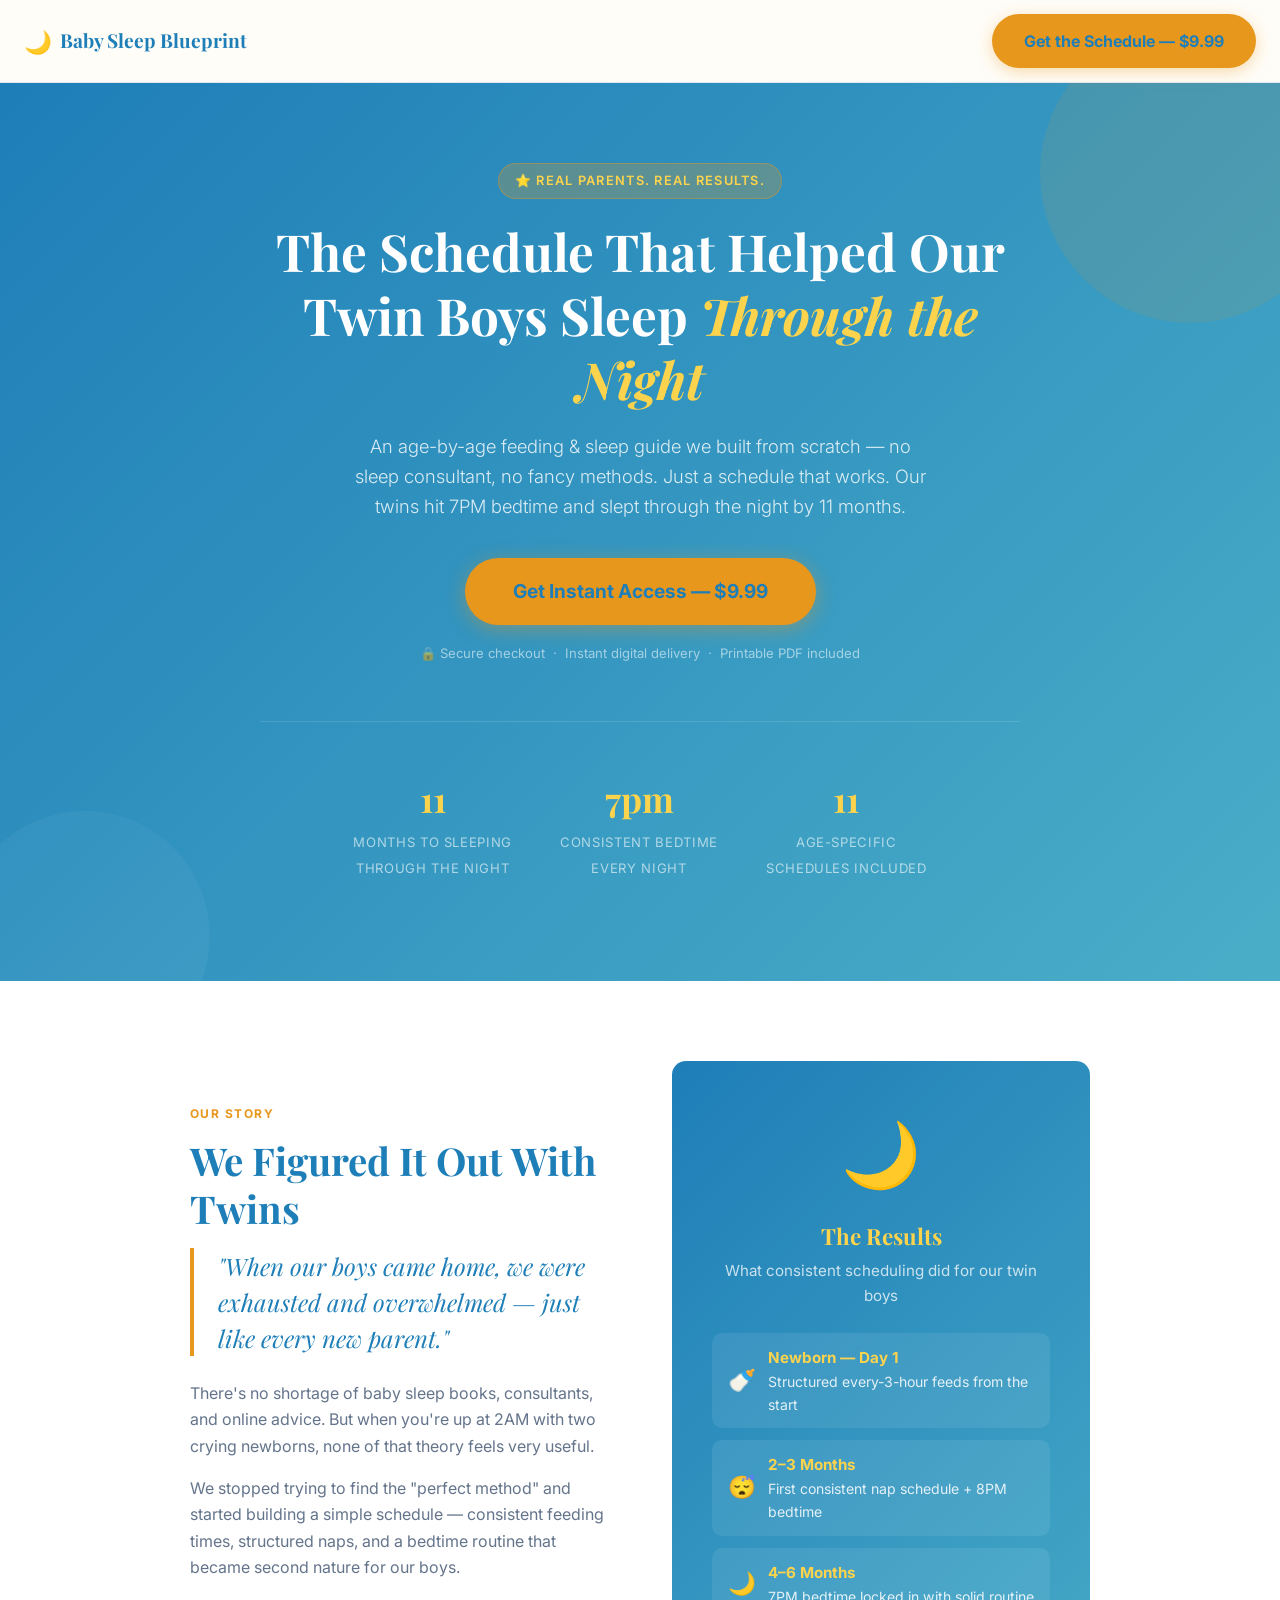
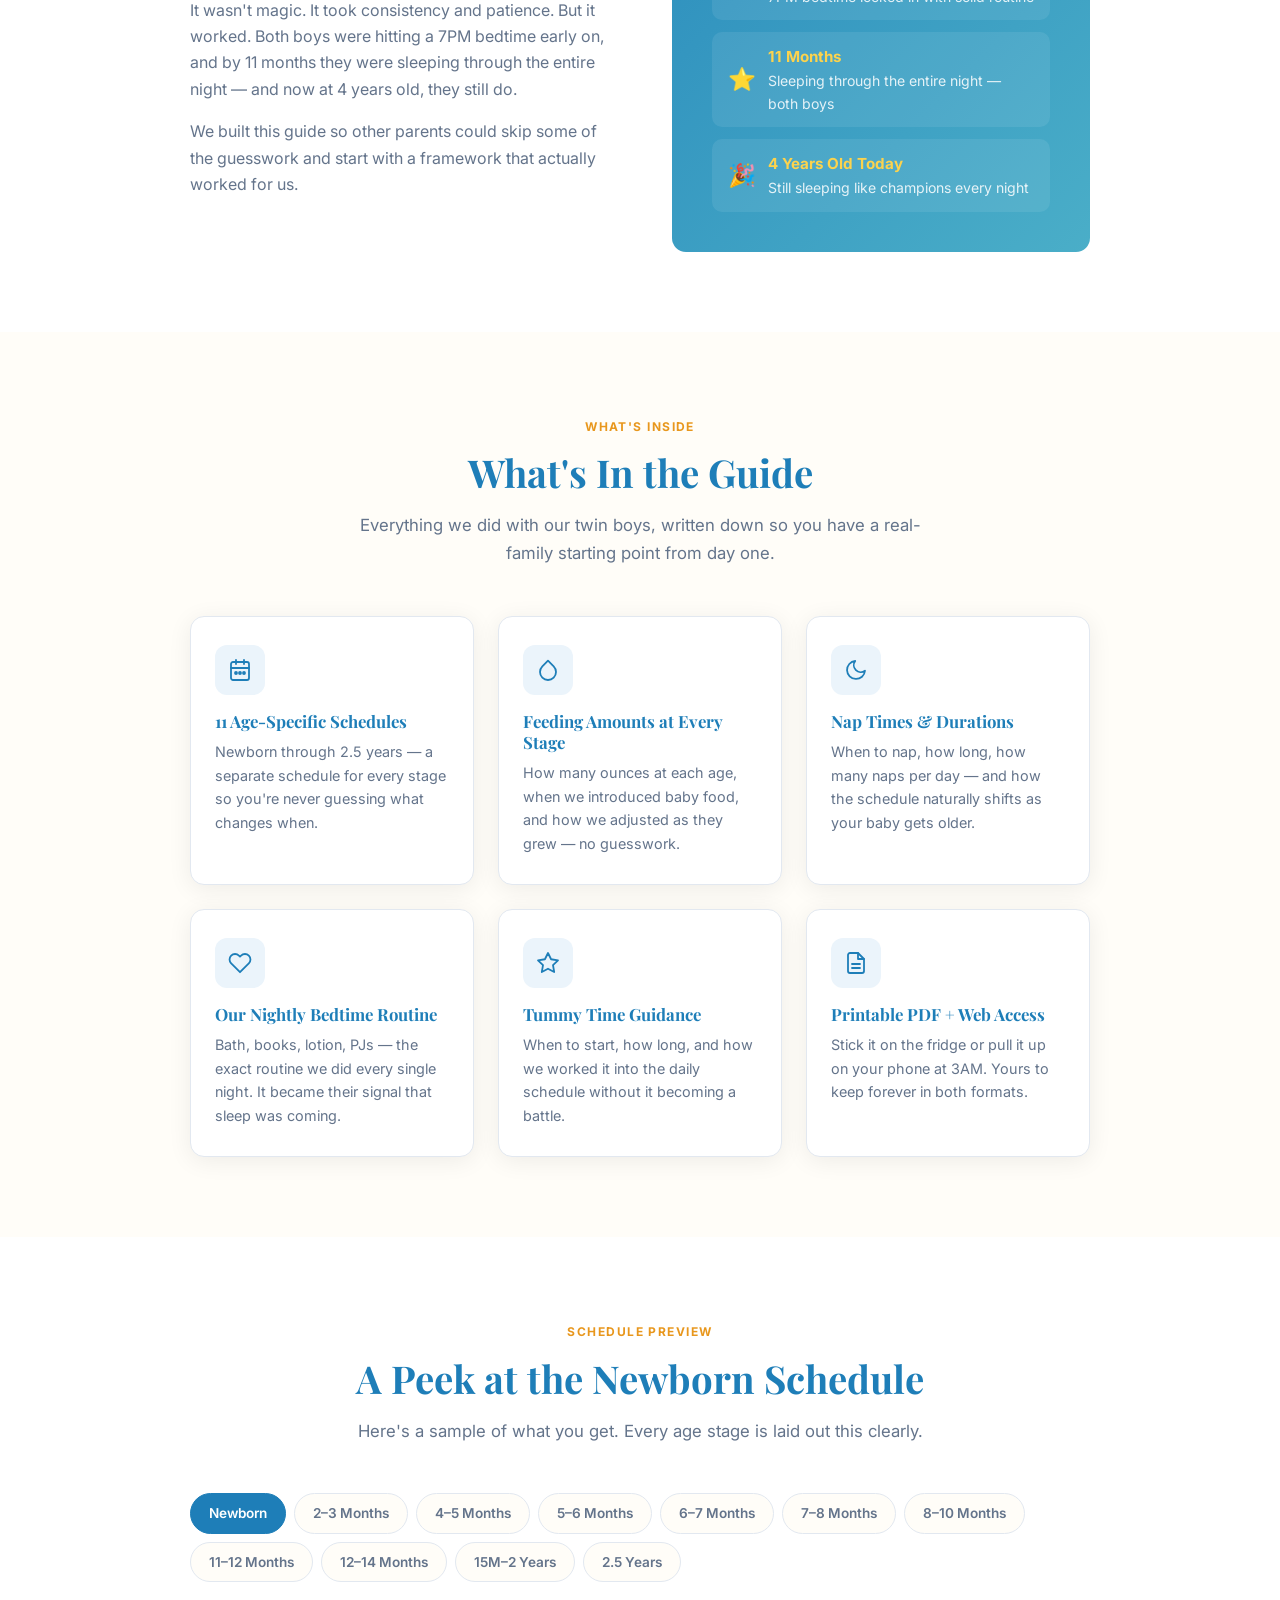
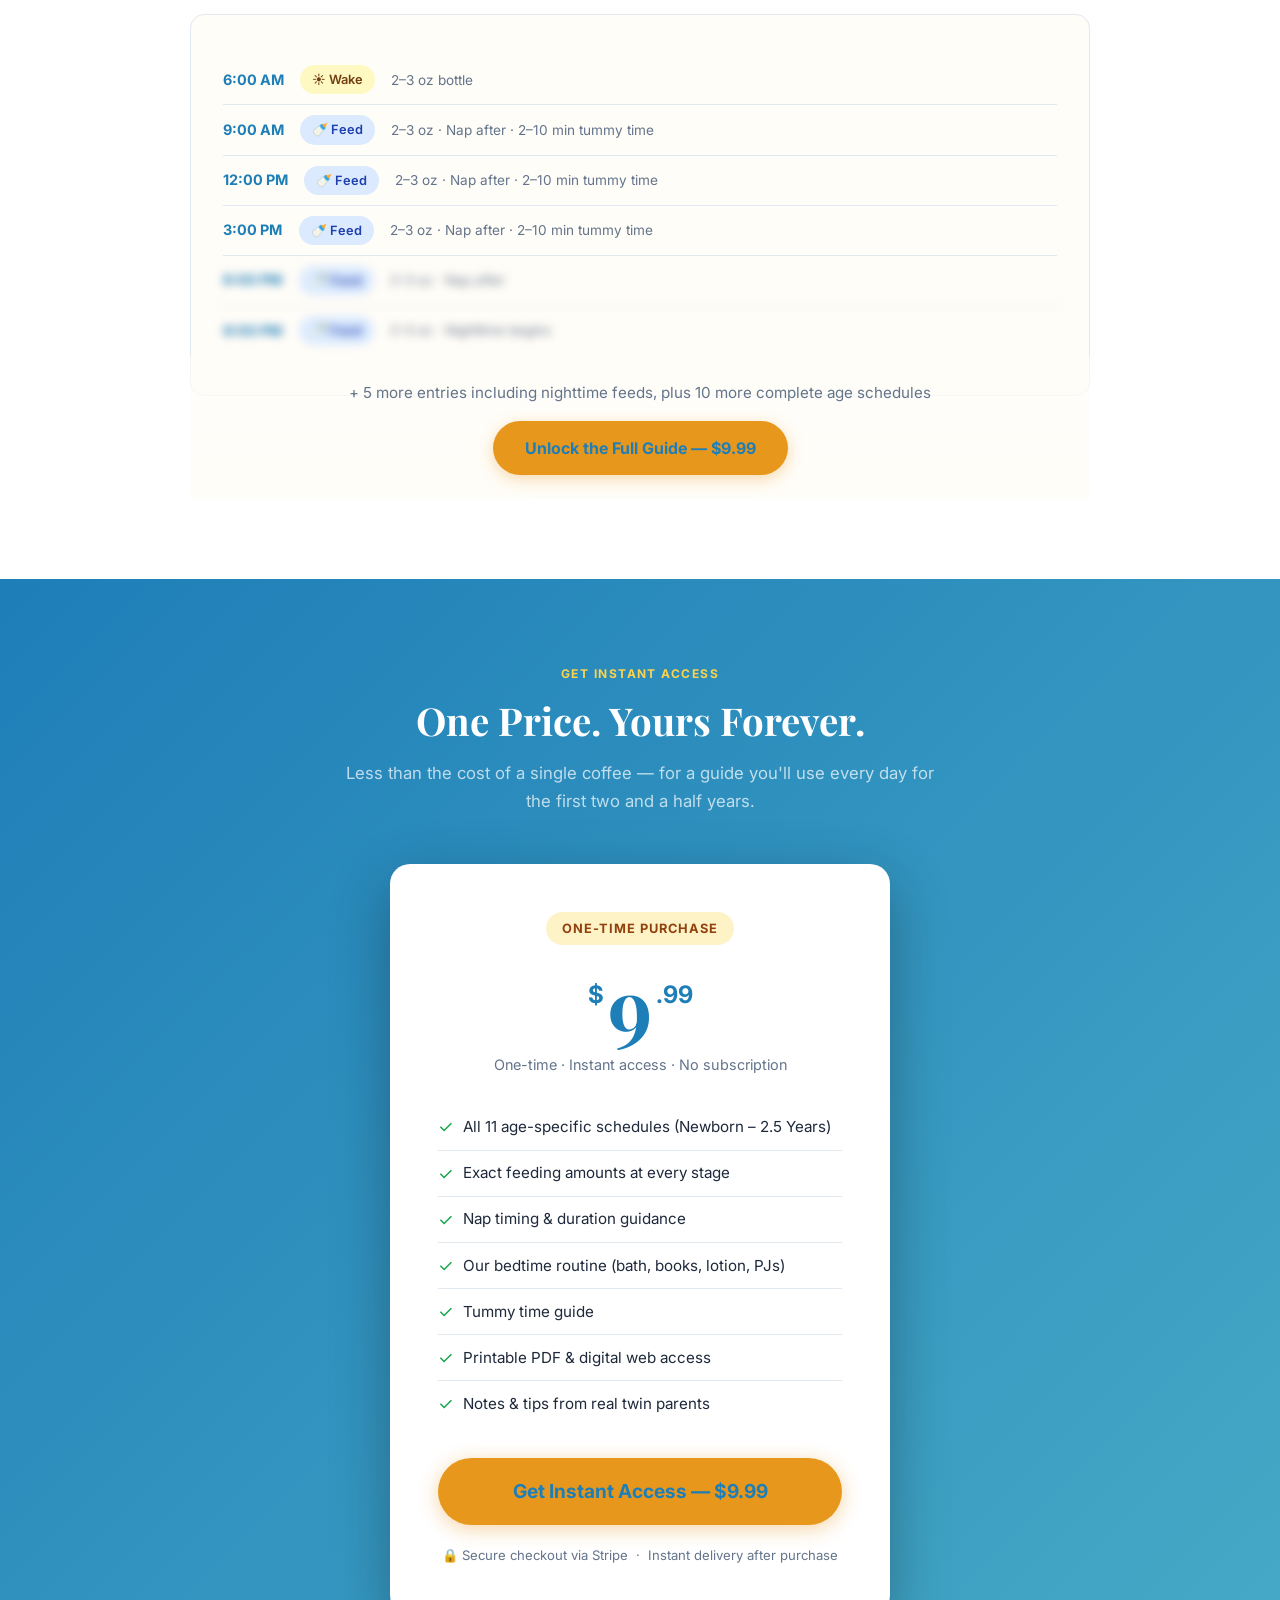
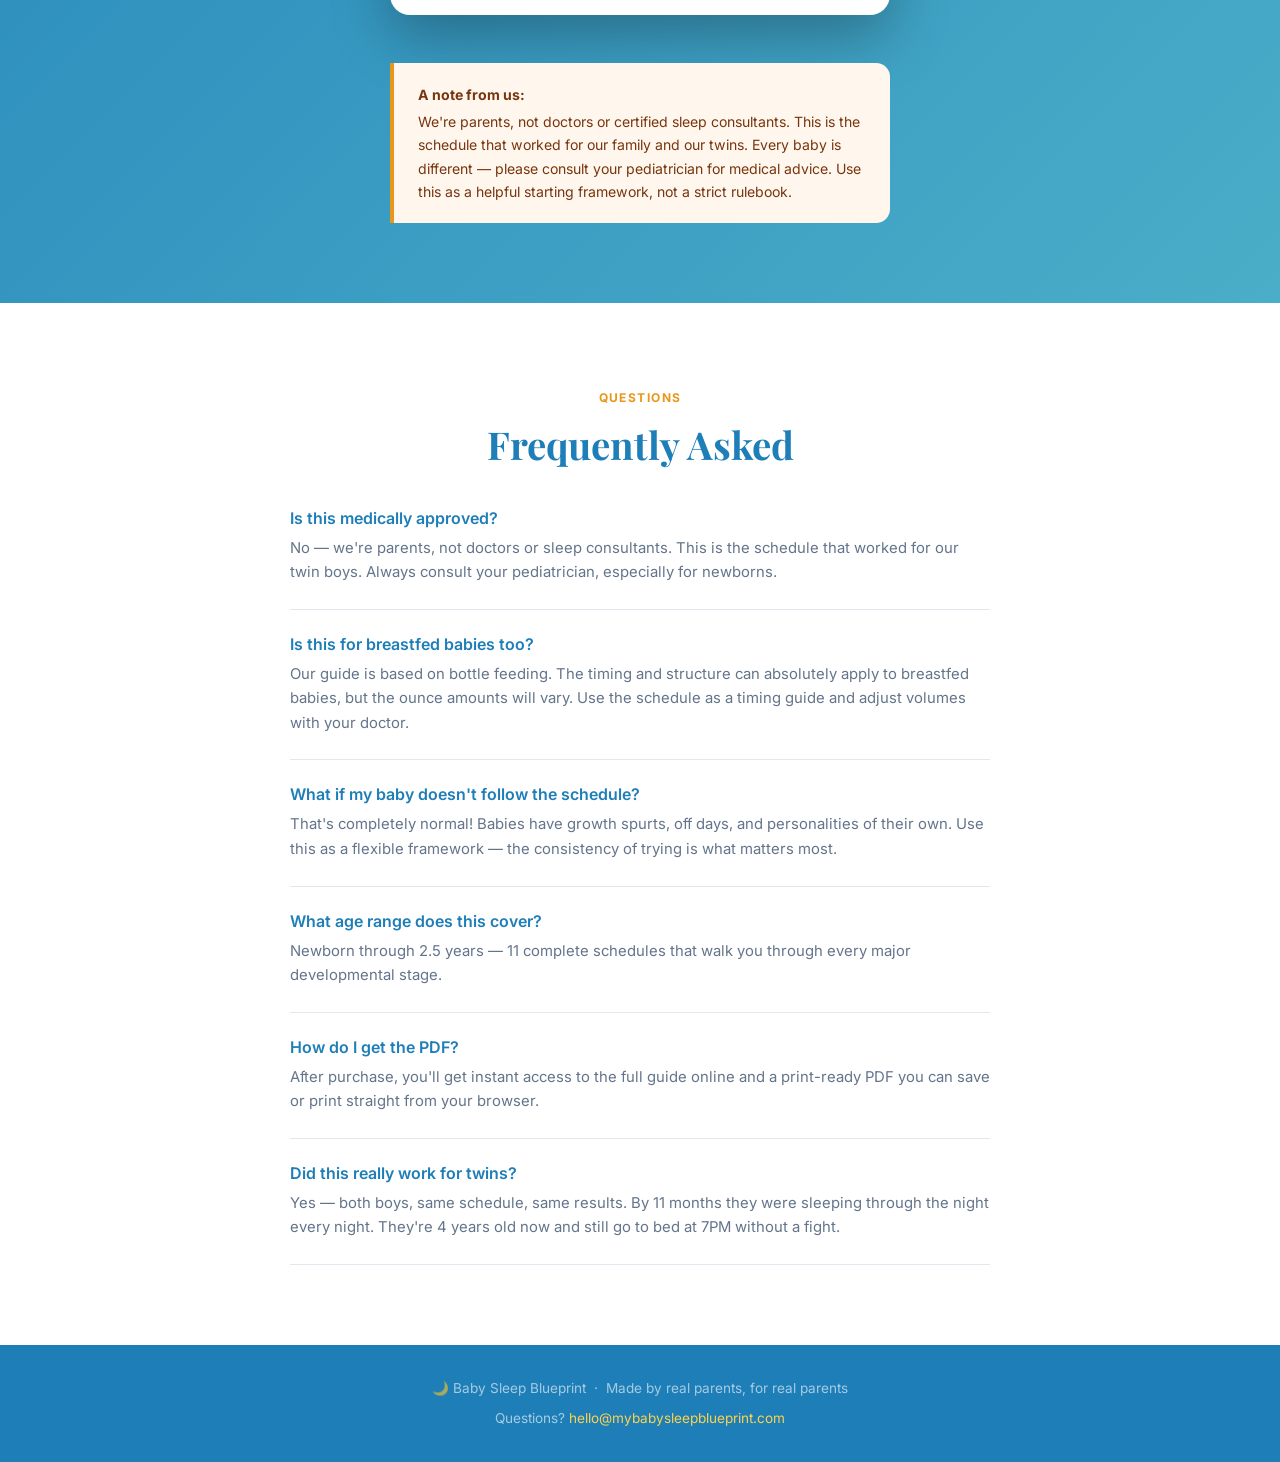
<file: index.html>
<!DOCTYPE html>
<html lang="en">
<head>
  <meta charset="UTF-8">
  <meta name="viewport" content="width=device-width, initial-scale=1.0">
  <title>Baby Sleep Blueprint — The Schedule That Actually Worked</title>
  <meta name="description" content="An age-by-age feeding and sleep schedule from real parents. Our twins were sleeping through the night by 11 months with a 7PM bedtime. Newborn through 2.5 years.">
  <link rel="stylesheet" href="style.css">
  <!-- Meta Pixel Code -->
  <script>
  !function(f,b,e,v,n,t,s)
  {if(f.fbq)return;n=f.fbq=function(){n.callMethod?
  n.callMethod.apply(n,arguments):n.queue.push(arguments)};
  if(!f._fbq)f._fbq=n;n.push=n;n.loaded=!0;n.version='2.0';
  n.queue=[];t=b.createElement(e);t.async=!0;
  t.src=v;s=b.getElementsByTagName(e)[0];
  s.parentNode.insertBefore(t,s)}(window, document,'script',
  'https://connect.facebook.net/en_US/fbevents.js');
  fbq('init', '800833416082914');
  fbq('init', '1293360496322788');
  fbq('track', 'PageView');
  </script>
  <noscript><img height="1" width="1" style="display:none"
  src="https://www.facebook.com/tr?id=800833416082914&ev=PageView&noscript=1"
  /></noscript>
  <noscript><img height="1" width="1" style="display:none"
  src="https://www.facebook.com/tr?id=1293360496322788&ev=PageView&noscript=1"
  /></noscript>
  <!-- End Meta Pixel Code -->
</head>
<body>

<!-- NAV -->
<nav class="nav">
  <a href="index.html" class="nav-logo"><span>🌙</span> Baby Sleep Blueprint</a>
  <a href="#pricing" class="btn btn-primary">Get the Schedule — $9.99</a>
</nav>

<!-- HERO -->
<section class="hero">
  <div class="hero-inner">
    <div class="hero-badge">⭐ Real Parents. Real Results.</div>
    <h1>The Schedule That Helped Our Twin Boys Sleep <em>Through the Night</em></h1>
    <p>An age-by-age feeding &amp; sleep guide we built from scratch — no sleep consultant, no fancy methods. Just a schedule that works. Our twins hit 7PM bedtime and slept through the night by 11 months.</p>
    <div class="hero-cta-group">
      <a href="#pricing" class="btn btn-primary-lg">Get Instant Access — $9.99</a>
      <span class="hero-trust">🔒 Secure checkout &nbsp;·&nbsp; Instant digital delivery &nbsp;·&nbsp; Printable PDF included</span>
    </div>
    <div class="hero-stats">
      <div class="hero-stat">
        <span class="hero-stat-num">11</span>
        <span class="hero-stat-label">Months to sleeping<br>through the night</span>
      </div>
      <div class="hero-stat">
        <span class="hero-stat-num">7pm</span>
        <span class="hero-stat-label">Consistent bedtime<br>every night</span>
      </div>
      <div class="hero-stat">
        <span class="hero-stat-num">11</span>
        <span class="hero-stat-label">Age-specific<br>schedules included</span>
      </div>
    </div>
  </div>
</section>

<!-- STORY -->
<section class="story">
  <div class="section-inner">
    <div class="story-grid">
      <div class="story-text">
        <span class="section-label">Our Story</span>
        <h2 class="section-title">We Figured It Out With Twins</h2>
        <div class="story-quote">"When our boys came home, we were exhausted and overwhelmed — just like every new parent."</div>
        <p>There's no shortage of baby sleep books, consultants, and online advice. But when you're up at 2AM with two crying newborns, none of that theory feels very useful.</p>
        <p>We stopped trying to find the "perfect method" and started building a simple schedule — consistent feeding times, structured naps, and a bedtime routine that became second nature for our boys.</p>
        <p>It wasn't magic. It took consistency and patience. But it worked. Both boys were hitting a 7PM bedtime early on, and by 11 months they were sleeping through the entire night — and now at 4 years old, they still do.</p>
        <p>We built this guide so other parents could skip some of the guesswork and start with a framework that actually worked for us.</p>
      </div>
      <div class="story-visual">
        <span class="moon">🌙</span>
        <h3>The Results</h3>
        <p>What consistent scheduling did for our twin boys</p>
        <div class="story-milestones">
          <div class="milestone">
            <span class="milestone-icon">🍼</span>
            <div class="milestone-text">
              <strong>Newborn — Day 1</strong>
              Structured every-3-hour feeds from the start
            </div>
          </div>
          <div class="milestone">
            <span class="milestone-icon">😴</span>
            <div class="milestone-text">
              <strong>2–3 Months</strong>
              First consistent nap schedule + 8PM bedtime
            </div>
          </div>
          <div class="milestone">
            <span class="milestone-icon">🌙</span>
            <div class="milestone-text">
              <strong>4–6 Months</strong>
              7PM bedtime locked in with solid routine
            </div>
          </div>
          <div class="milestone">
            <span class="milestone-icon">⭐</span>
            <div class="milestone-text">
              <strong>11 Months</strong>
              Sleeping through the entire night — both boys
            </div>
          </div>
          <div class="milestone">
            <span class="milestone-icon">🎉</span>
            <div class="milestone-text">
              <strong>4 Years Old Today</strong>
              Still sleeping like champions every night
            </div>
          </div>
        </div>
      </div>
    </div>
  </div>
</section>

<!-- WHAT'S INSIDE -->
<section class="whats-inside">
  <div class="section-inner">
    <div class="text-center">
      <span class="section-label">What's Inside</span>
      <h2 class="section-title">What's In the Guide</h2>
      <p class="section-sub">Everything we did with our twin boys, written down so you have a real-family starting point from day one.</p>
    </div>
    <div class="features-grid">
      <div class="feature-card">
        <div class="feature-icon-wrap">
          <svg viewBox="0 0 24 24" fill="none" stroke="#1E7EB8" stroke-width="1.8" stroke-linecap="round" stroke-linejoin="round"><rect x="3" y="4" width="18" height="18" rx="2"/><line x1="16" y1="2" x2="16" y2="6"/><line x1="8" y1="2" x2="8" y2="6"/><line x1="3" y1="10" x2="21" y2="10"/><circle cx="8" cy="15" r="1" fill="#1E7EB8"/><circle cx="12" cy="15" r="1" fill="#1E7EB8"/><circle cx="16" cy="15" r="1" fill="#1E7EB8"/></svg>
        </div>
        <h3>11 Age-Specific Schedules</h3>
        <p>Newborn through 2.5 years — a separate schedule for every stage so you're never guessing what changes when.</p>
      </div>
      <div class="feature-card">
        <div class="feature-icon-wrap">
          <svg viewBox="0 0 24 24" fill="none" stroke="#1E7EB8" stroke-width="1.8" stroke-linecap="round" stroke-linejoin="round"><path d="M12 2.69l5.66 5.66a8 8 0 1 1-11.31 0z"/></svg>
        </div>
        <h3>Feeding Amounts at Every Stage</h3>
        <p>How many ounces at each age, when we introduced baby food, and how we adjusted as they grew — no guesswork.</p>
      </div>
      <div class="feature-card">
        <div class="feature-icon-wrap">
          <svg viewBox="0 0 24 24" fill="none" stroke="#1E7EB8" stroke-width="1.8" stroke-linecap="round" stroke-linejoin="round"><path d="M21 12.79A9 9 0 1 1 11.21 3 7 7 0 0 0 21 12.79z"/></svg>
        </div>
        <h3>Nap Times &amp; Durations</h3>
        <p>When to nap, how long, how many naps per day — and how the schedule naturally shifts as your baby gets older.</p>
      </div>
      <div class="feature-card">
        <div class="feature-icon-wrap">
          <svg viewBox="0 0 24 24" fill="none" stroke="#1E7EB8" stroke-width="1.8" stroke-linecap="round" stroke-linejoin="round"><path d="M20.84 4.61a5.5 5.5 0 0 0-7.78 0L12 5.67l-1.06-1.06a5.5 5.5 0 0 0-7.78 7.78l1.06 1.06L12 21.23l7.78-7.78 1.06-1.06a5.5 5.5 0 0 0 0-7.78z"/></svg>
        </div>
        <h3>Our Nightly Bedtime Routine</h3>
        <p>Bath, books, lotion, PJs — the exact routine we did every single night. It became their signal that sleep was coming.</p>
      </div>
      <div class="feature-card">
        <div class="feature-icon-wrap">
          <svg viewBox="0 0 24 24" fill="none" stroke="#1E7EB8" stroke-width="1.8" stroke-linecap="round" stroke-linejoin="round"><polygon points="12 2 15.09 8.26 22 9.27 17 14.14 18.18 21.02 12 17.77 5.82 21.02 7 14.14 2 9.27 8.91 8.26 12 2"/></svg>
        </div>
        <h3>Tummy Time Guidance</h3>
        <p>When to start, how long, and how we worked it into the daily schedule without it becoming a battle.</p>
      </div>
      <div class="feature-card">
        <div class="feature-icon-wrap">
          <svg viewBox="0 0 24 24" fill="none" stroke="#1E7EB8" stroke-width="1.8" stroke-linecap="round" stroke-linejoin="round"><path d="M14 2H6a2 2 0 0 0-2 2v16a2 2 0 0 0 2 2h12a2 2 0 0 0 2-2V8z"/><polyline points="14 2 14 8 20 8"/><line x1="16" y1="13" x2="8" y2="13"/><line x1="16" y1="17" x2="8" y2="17"/></svg>
        </div>
        <h3>Printable PDF + Web Access</h3>
        <p>Stick it on the fridge or pull it up on your phone at 3AM. Yours to keep forever in both formats.</p>
      </div>
    </div>
  </div>
</section>

<!-- PREVIEW -->
<section class="preview">
  <div class="section-inner">
    <div class="text-center">
      <span class="section-label">Schedule Preview</span>
      <h2 class="section-title">A Peek at the Newborn Schedule</h2>
      <p class="section-sub">Here's a sample of what you get. Every age stage is laid out this clearly.</p>
    </div>
    <div class="age-tabs">
      <span class="age-tab active">Newborn</span>
      <span class="age-tab">2–3 Months</span>
      <span class="age-tab">4–5 Months</span>
      <span class="age-tab">5–6 Months</span>
      <span class="age-tab">6–7 Months</span>
      <span class="age-tab">7–8 Months</span>
      <span class="age-tab">8–10 Months</span>
      <span class="age-tab">11–12 Months</span>
      <span class="age-tab">12–14 Months</span>
      <span class="age-tab">15M–2 Years</span>
      <span class="age-tab">2.5 Years</span>
    </div>
    <div class="preview-card">
      <div class="schedule-entries">
        <div class="preview-entry">
          <span class="preview-time">6:00 AM</span>
          <span class="preview-badge badge-wake">☀️ Wake</span>
          <span class="preview-note">2–3 oz bottle</span>
        </div>
        <div class="preview-entry">
          <span class="preview-time">9:00 AM</span>
          <span class="preview-badge badge-feed">🍼 Feed</span>
          <span class="preview-note">2–3 oz · Nap after · 2–10 min tummy time</span>
        </div>
        <div class="preview-entry">
          <span class="preview-time">12:00 PM</span>
          <span class="preview-badge badge-feed">🍼 Feed</span>
          <span class="preview-note">2–3 oz · Nap after · 2–10 min tummy time</span>
        </div>
        <div class="preview-entry">
          <span class="preview-time">3:00 PM</span>
          <span class="preview-badge badge-feed">🍼 Feed</span>
          <span class="preview-note">2–3 oz · Nap after · 2–10 min tummy time</span>
        </div>
        <div class="preview-entry preview-blur">
          <span class="preview-time">6:00 PM</span>
          <span class="preview-badge badge-feed">🍼 Feed</span>
          <span class="preview-note">2–3 oz · Nap after</span>
        </div>
        <div class="preview-entry preview-blur">
          <span class="preview-time">9:00 PM</span>
          <span class="preview-badge badge-feed">🍼 Feed</span>
          <span class="preview-note">2–3 oz · Nighttime begins</span>
        </div>
      </div>
    </div>
    <div class="preview-overlay">
      <p>+ 5 more entries including nighttime feeds, plus 10 more complete age schedules</p>
      <a href="#pricing" class="btn btn-primary">Unlock the Full Guide — $9.99</a>
    </div>
  </div>
</section>

<!-- PRICING -->
<section class="pricing" id="pricing">
  <div class="section-inner">
    <div class="text-center">
      <span class="section-label" style="color:#FCD34D;">Get Instant Access</span>
      <h2 class="section-title">One Price. Yours Forever.</h2>
      <p class="section-sub">Less than the cost of a single coffee — for a guide you'll use every day for the first two and a half years.</p>
    </div>
    <div class="price-card">
      <div class="price-badge">One-Time Purchase</div>
      <div class="price-amount">
        <span class="price-dollar">$</span>
        <span class="price-number">9</span>
        <span class="price-cents">.99</span>
      </div>
      <p class="price-sub">One-time · Instant access · No subscription</p>
      <ul class="price-includes">
        <li><span class="price-check">✓</span> All 11 age-specific schedules (Newborn – 2.5 Years)</li>
        <li><span class="price-check">✓</span> Exact feeding amounts at every stage</li>
        <li><span class="price-check">✓</span> Nap timing &amp; duration guidance</li>
        <li><span class="price-check">✓</span> Our bedtime routine (bath, books, lotion, PJs)</li>
        <li><span class="price-check">✓</span> Tummy time guide</li>
        <li><span class="price-check">✓</span> Printable PDF &amp; digital web access</li>
        <li><span class="price-check">✓</span> Notes &amp; tips from real twin parents</li>
      </ul>
      <!-- Replace the href below with your Stripe Payment Link URL -->
      <a href="https://buy.stripe.com/00wfZae38a1O3cp4G40Jq00" class="btn btn-primary-lg" style="width:100%; text-align:center; display:block;">
        Get Instant Access — $9.99
      </a>
      <p class="price-guarantee">🔒 Secure checkout via Stripe &nbsp;·&nbsp; Instant delivery after purchase</p>
    </div>

    <div class="disclaimer" style="margin: 48px auto 0; max-width: 500px;">
      <p><strong>A note from us:</strong> We're parents, not doctors or certified sleep consultants. This is the schedule that worked for our family and our twins. Every baby is different — please consult your pediatrician for medical advice. Use this as a helpful starting framework, not a strict rulebook.</p>
    </div>
  </div>
</section>

<!-- FAQ -->
<section class="faq">
  <div class="section-inner">
    <div class="text-center">
      <span class="section-label">Questions</span>
      <h2 class="section-title">Frequently Asked</h2>
    </div>
    <div class="faq-list">
      <div class="faq-item">
        <h3>Is this medically approved?</h3>
        <p>No — we're parents, not doctors or sleep consultants. This is the schedule that worked for our twin boys. Always consult your pediatrician, especially for newborns.</p>
      </div>
      <div class="faq-item">
        <h3>Is this for breastfed babies too?</h3>
        <p>Our guide is based on bottle feeding. The timing and structure can absolutely apply to breastfed babies, but the ounce amounts will vary. Use the schedule as a timing guide and adjust volumes with your doctor.</p>
      </div>
      <div class="faq-item">
        <h3>What if my baby doesn't follow the schedule?</h3>
        <p>That's completely normal! Babies have growth spurts, off days, and personalities of their own. Use this as a flexible framework — the consistency of trying is what matters most.</p>
      </div>
      <div class="faq-item">
        <h3>What age range does this cover?</h3>
        <p>Newborn through 2.5 years — 11 complete schedules that walk you through every major developmental stage.</p>
      </div>
      <div class="faq-item">
        <h3>How do I get the PDF?</h3>
        <p>After purchase, you'll get instant access to the full guide online and a print-ready PDF you can save or print straight from your browser.</p>
      </div>
      <div class="faq-item">
        <h3>Did this really work for twins?</h3>
        <p>Yes — both boys, same schedule, same results. By 11 months they were sleeping through the night every night. They're 4 years old now and still go to bed at 7PM without a fight.</p>
      </div>
    </div>
  </div>
</section>

<!-- FOOTER -->
<footer>
  <p>🌙 Baby Sleep Blueprint &nbsp;·&nbsp; Made by real parents, for real parents</p>
  <p style="margin-top:8px;">Questions? <a href="mailto:hello@mybabysleepblueprint.com">hello@mybabysleepblueprint.com</a></p>
</footer>

</body>
</html>
</file>
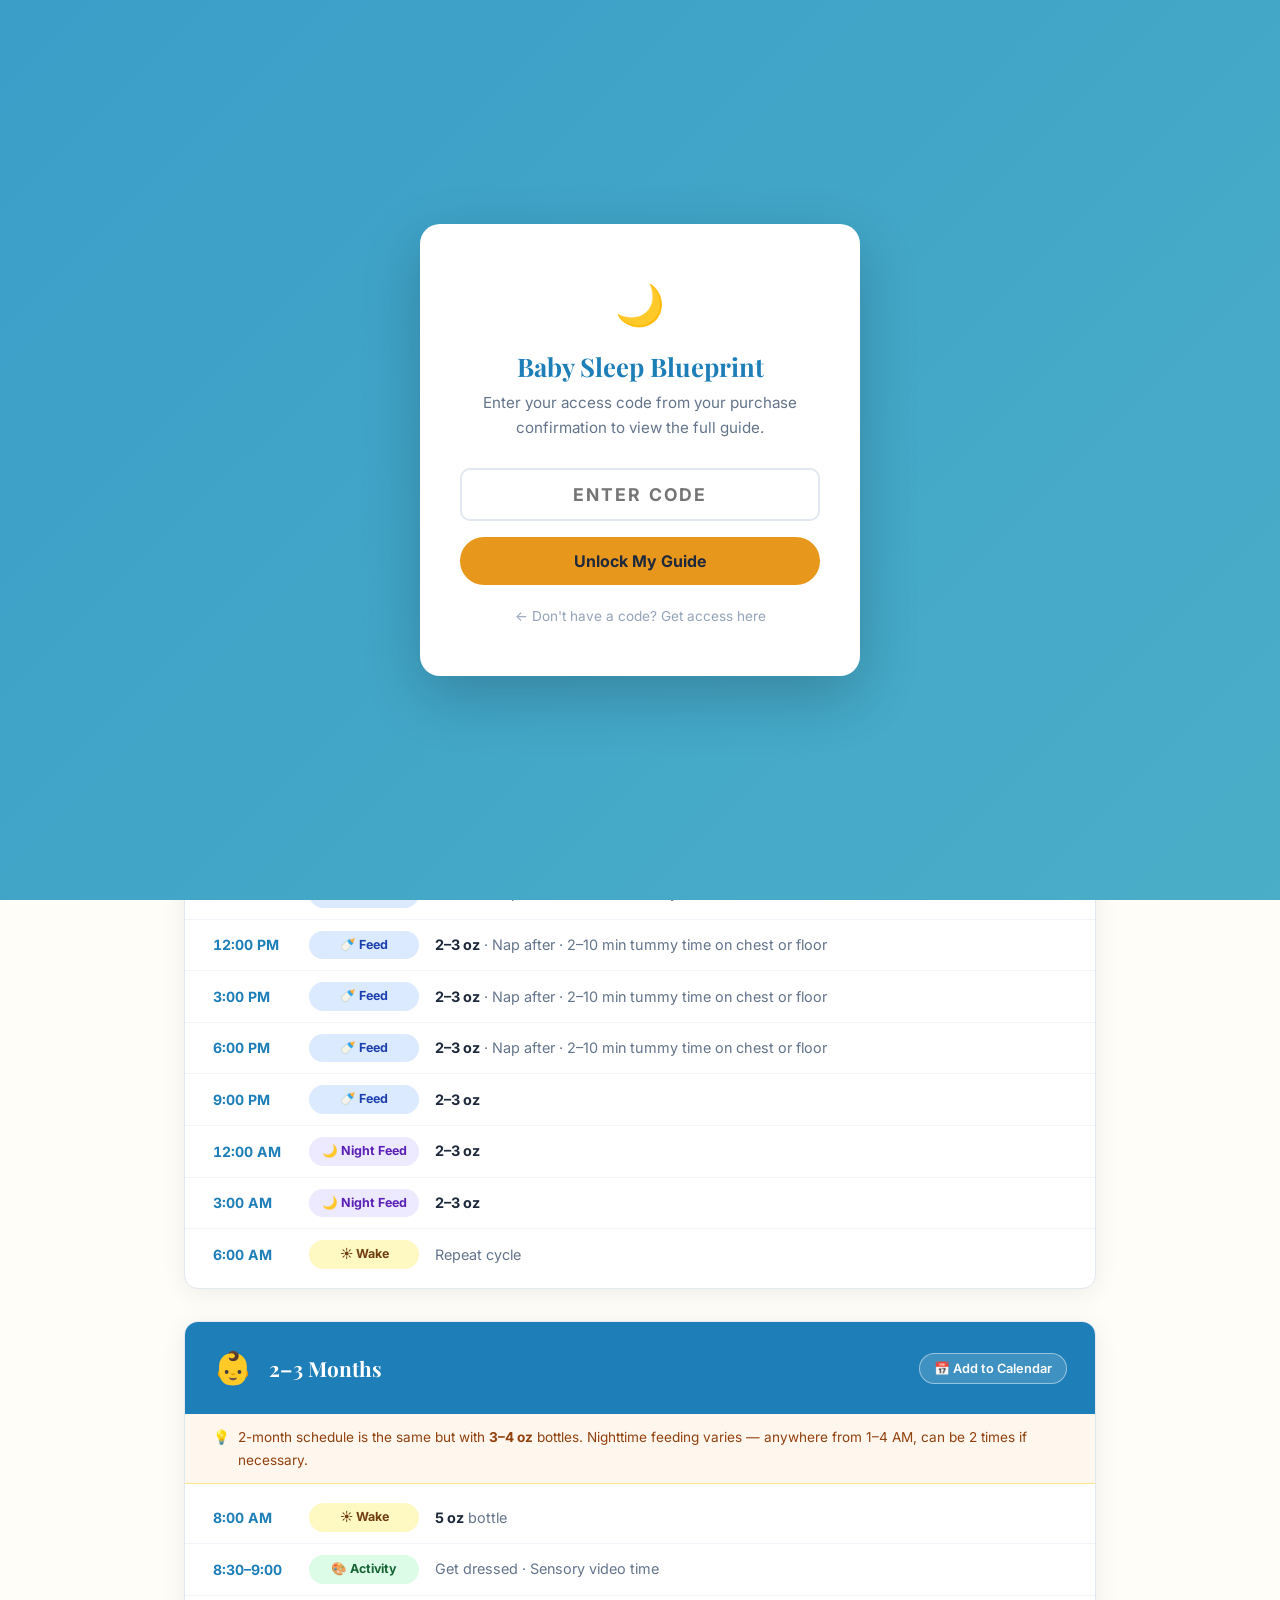
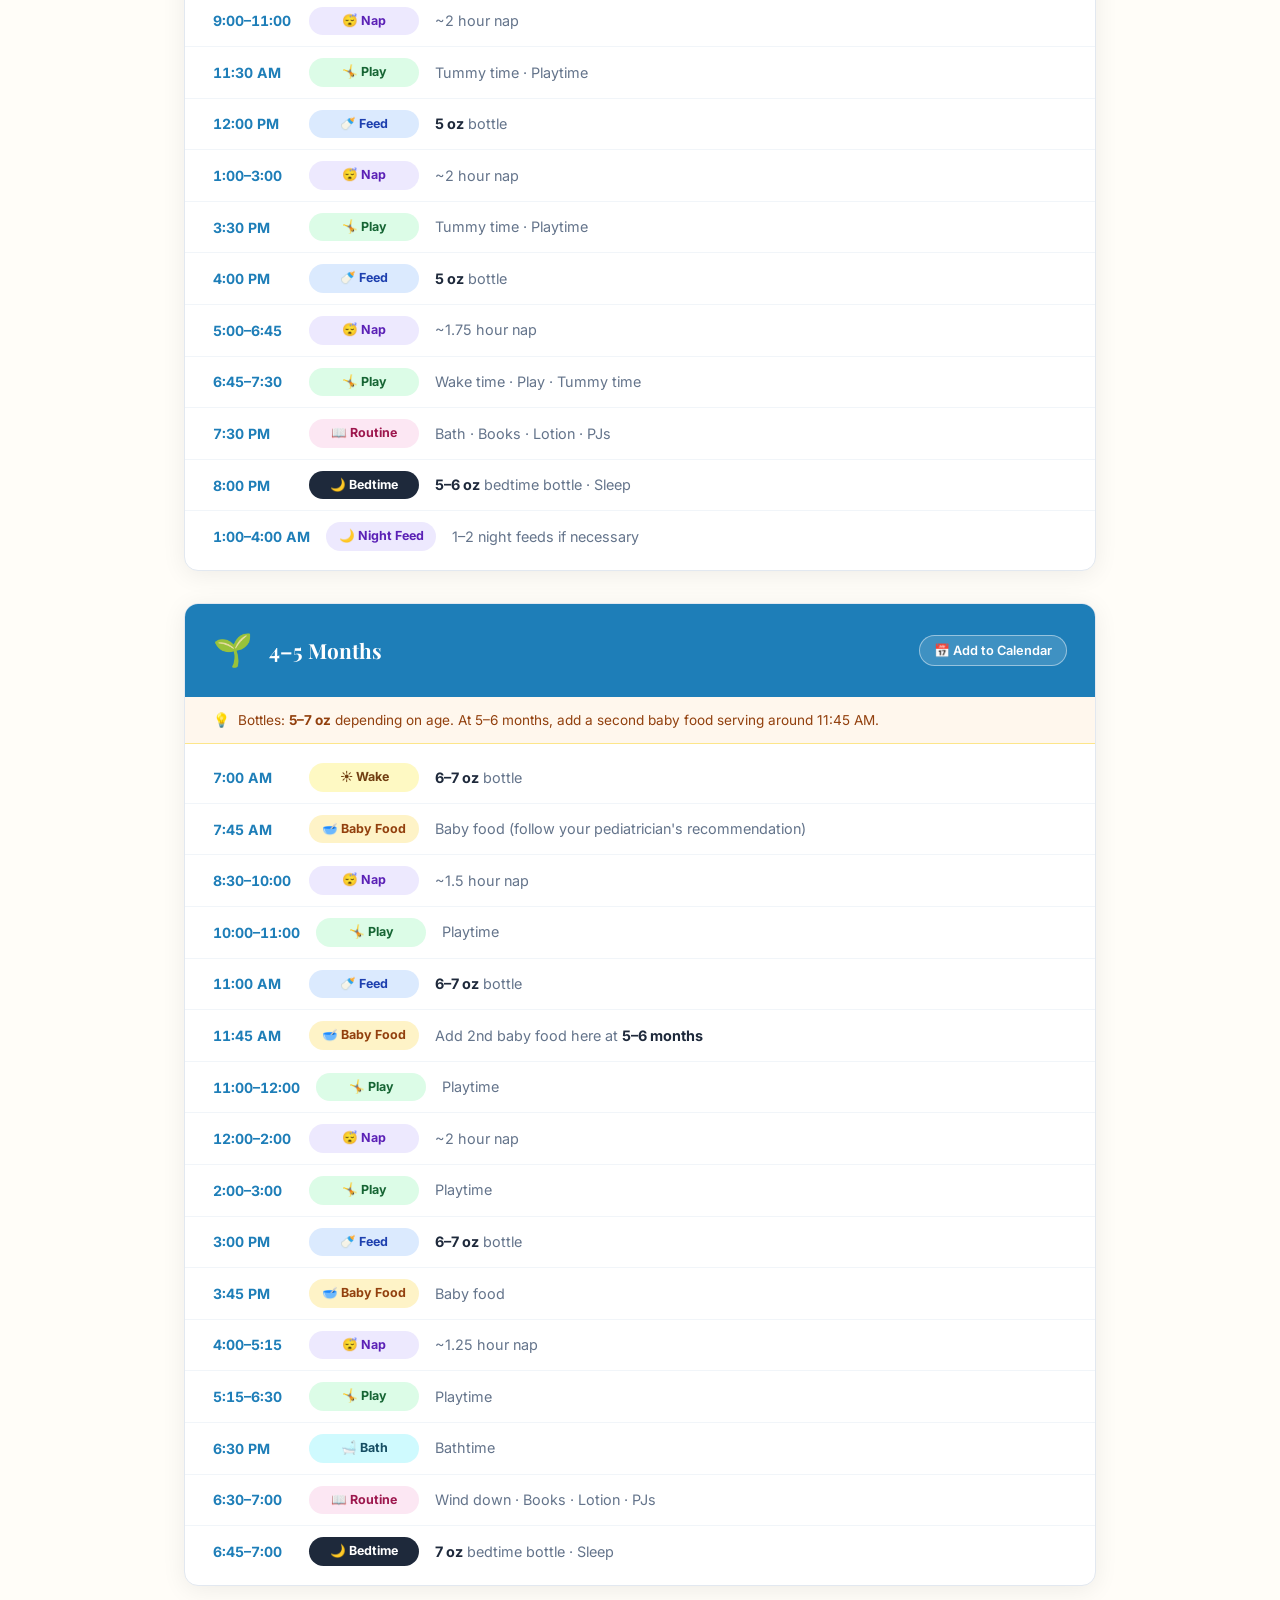
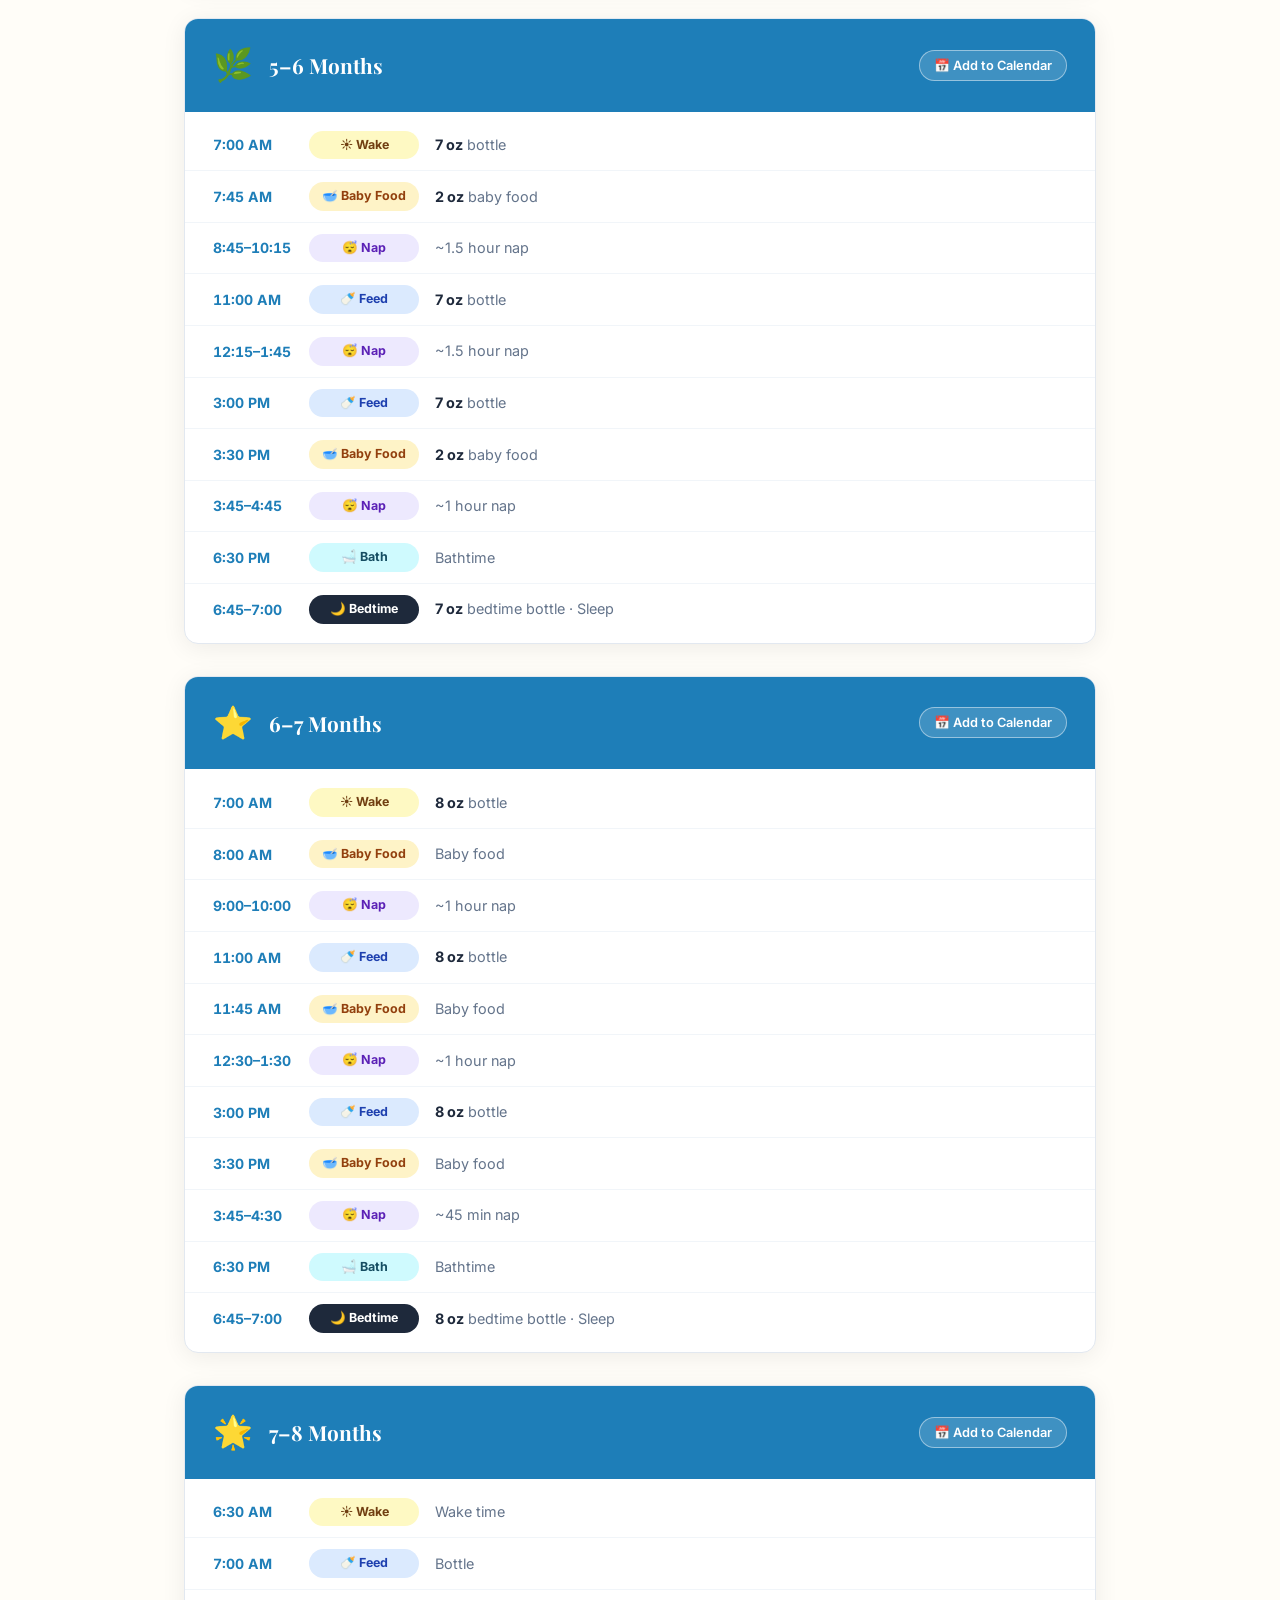
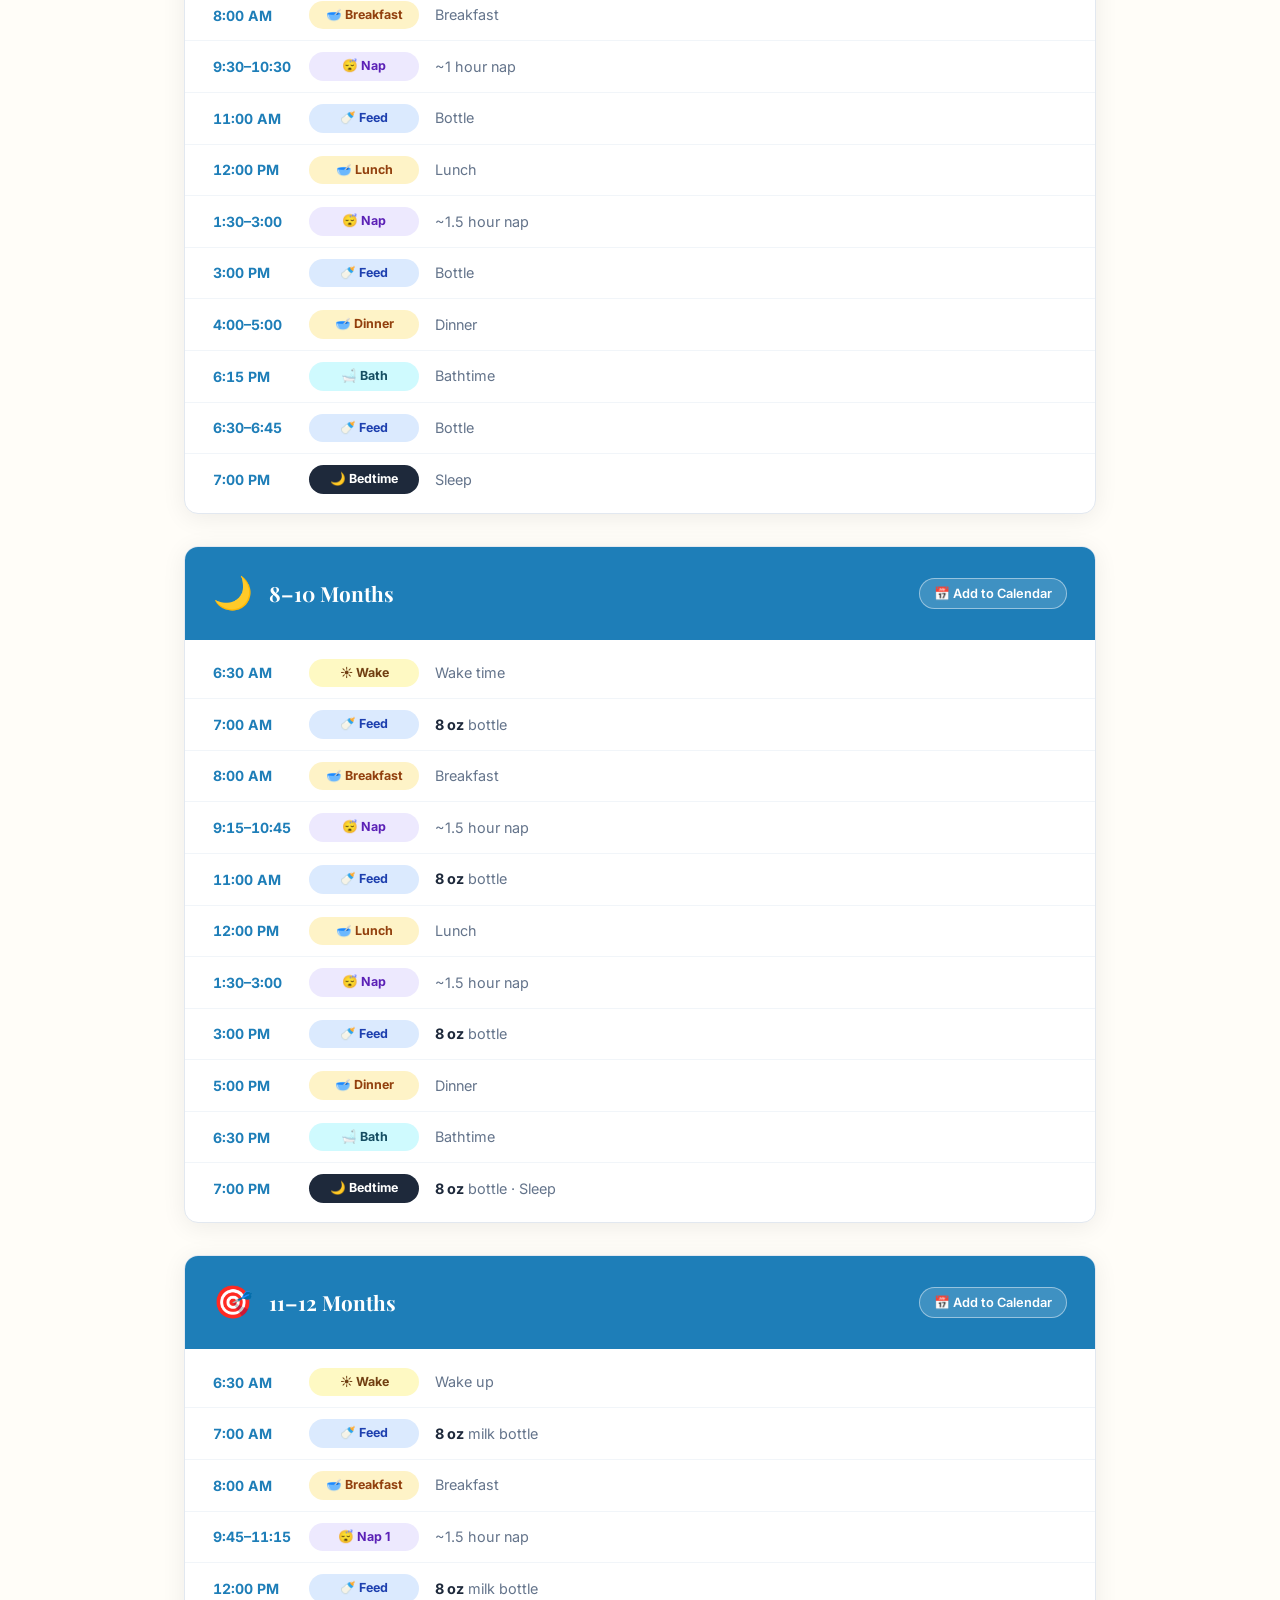
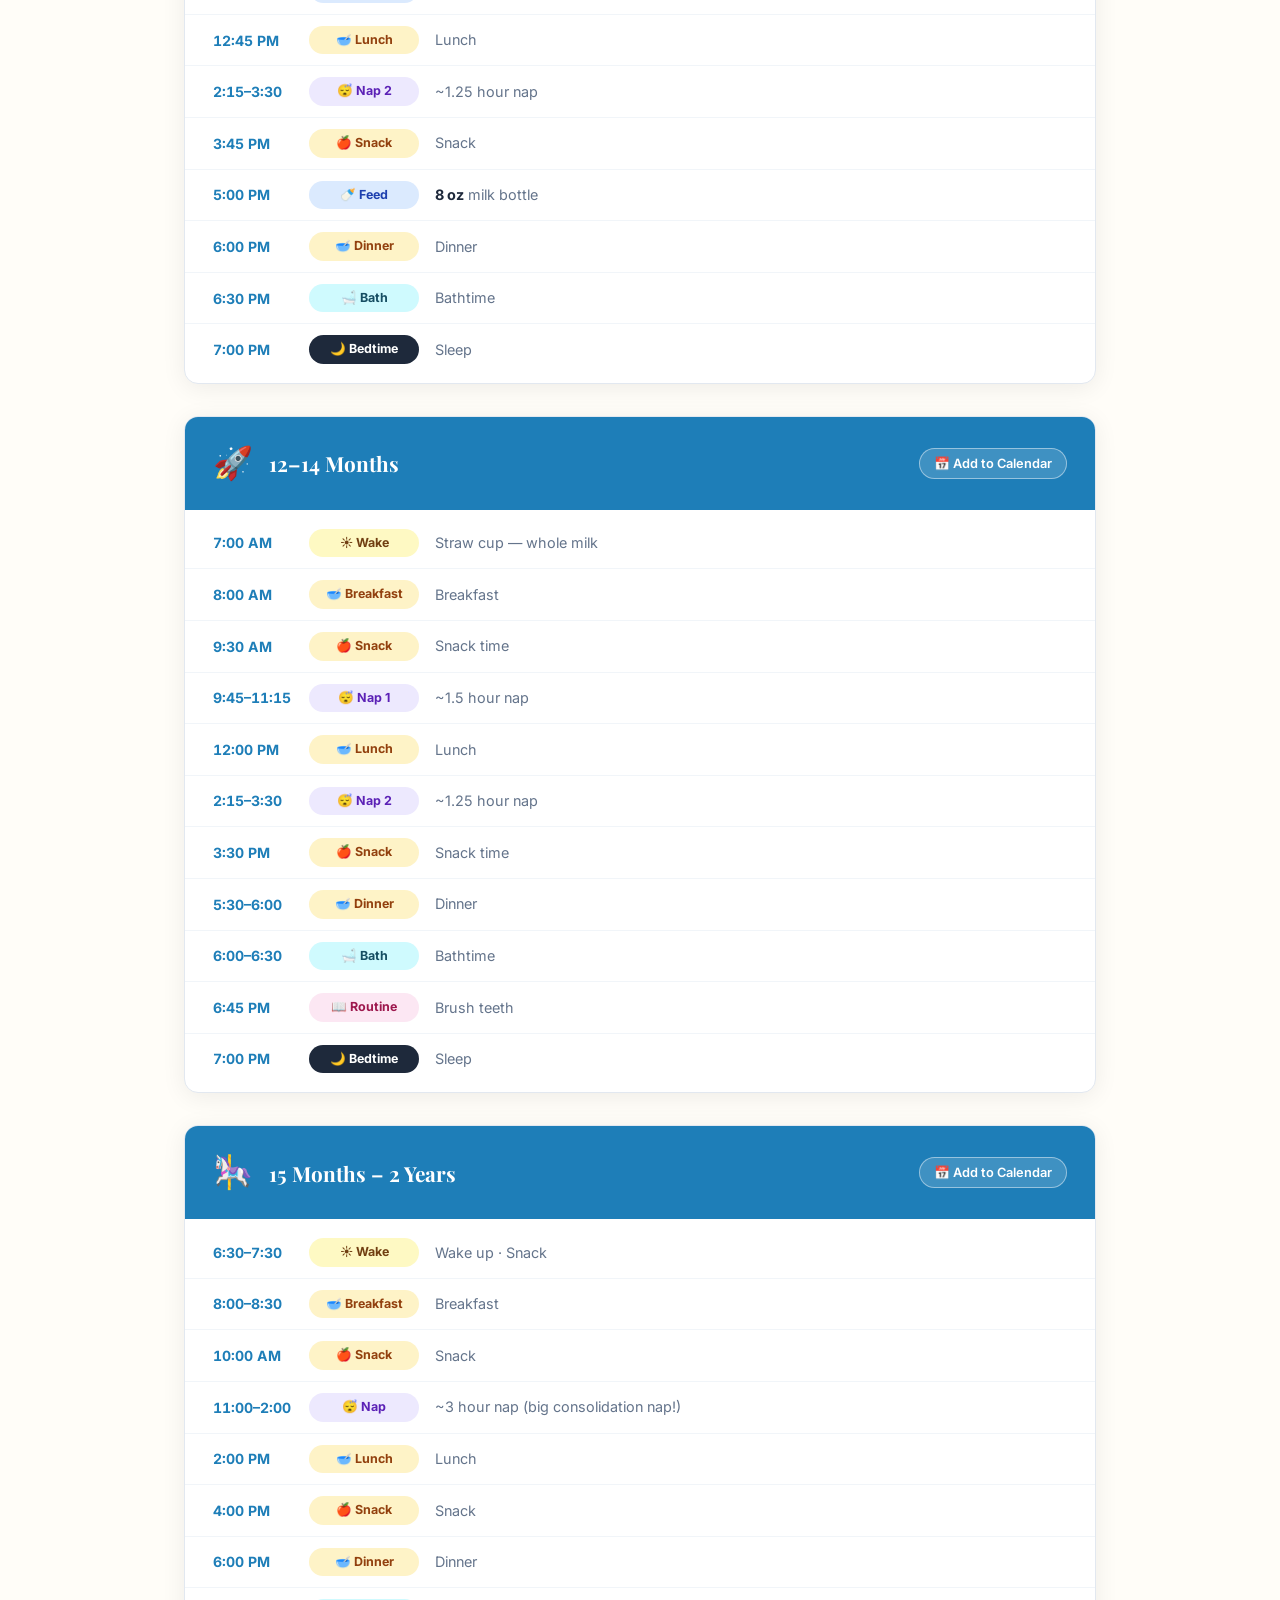
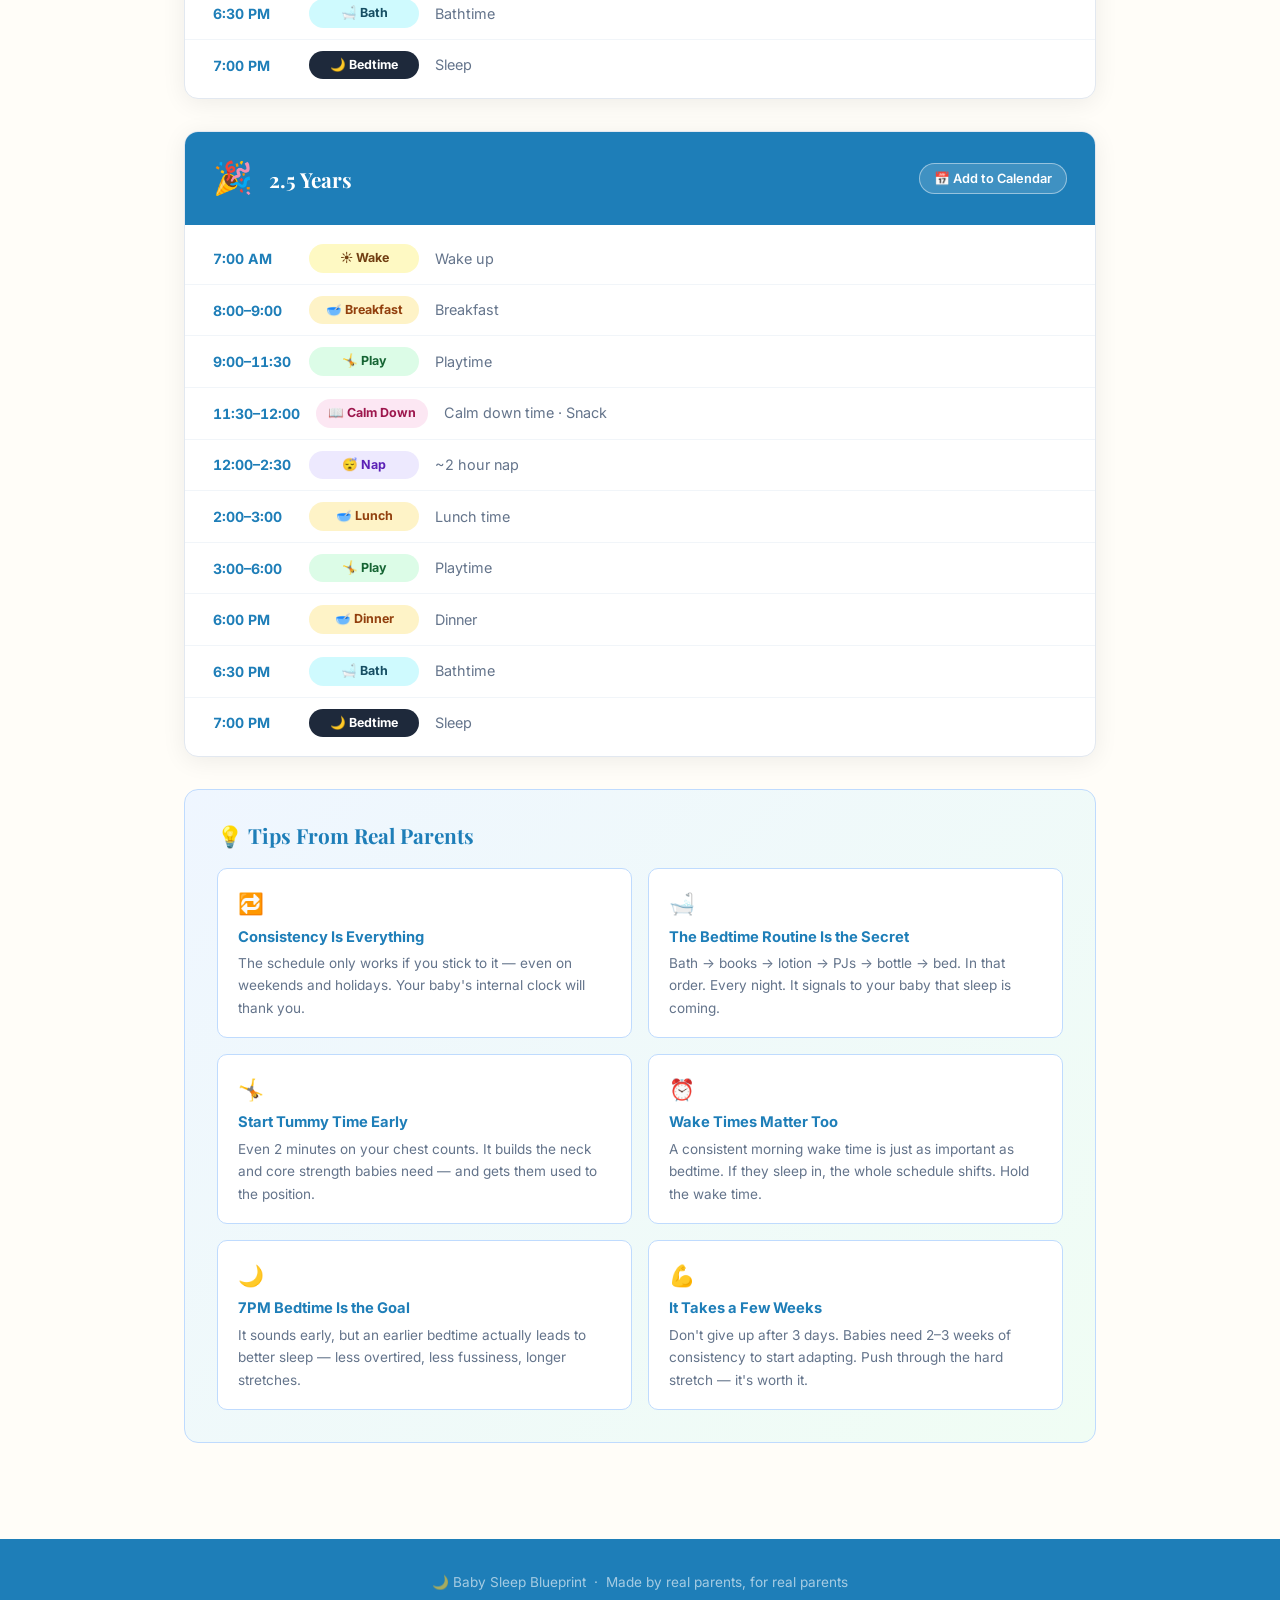
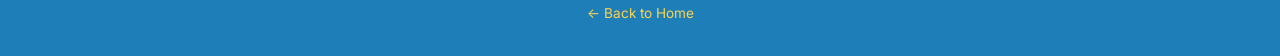
<file: schedule.html>
<!DOCTYPE html>
<html lang="en">
<head>
  <meta charset="UTF-8">
  <meta name="viewport" content="width=device-width, initial-scale=1.0">
  <title>Baby Sleep Blueprint — Full Schedule Guide</title>
  <link rel="stylesheet" href="style.css">
  <!-- Meta Pixel Code -->
  <script>
  !function(f,b,e,v,n,t,s)
  {if(f.fbq)return;n=f.fbq=function(){n.callMethod?
  n.callMethod.apply(n,arguments):n.queue.push(arguments)};
  if(!f._fbq)f._fbq=n;n.push=n;n.loaded=!0;n.version='2.0';
  n.queue=[];t=b.createElement(e);t.async=!0;
  t.src=v;s=b.getElementsByTagName(e)[0];
  s.parentNode.insertBefore(t,s)}(window, document,'script',
  'https://connect.facebook.net/en_US/fbevents.js');
  fbq('init', '800833416082914');
  fbq('init', '1293360496322788');
  fbq('track', 'PageView');
  </script>
  <noscript><img height="1" width="1" style="display:none"
  src="https://www.facebook.com/tr?id=800833416082914&ev=PageView&noscript=1"
  /></noscript>
  <noscript><img height="1" width="1" style="display:none"
  src="https://www.facebook.com/tr?id=1293360496322788&ev=PageView&noscript=1"
  /></noscript>
  <!-- End Meta Pixel Code -->
  <style>
    #access-gate {
      position: fixed; inset: 0; z-index: 9999;
      background: linear-gradient(135deg, #3A9EC8 0%, #4AAEC8 100%);
      display: flex; align-items: center; justify-content: center;
      padding: 24px;
    }
    #access-card {
      background: #fff; border-radius: 20px; padding: 48px 40px;
      max-width: 440px; width: 100%; text-align: center;
      box-shadow: 0 20px 60px rgba(0,0,0,0.2);
    }
    #access-card h2 { font-family: 'Playfair Display', serif; color: #1E7EB8; font-size: 1.6rem; margin-bottom: 8px; }
    #access-card p { color: #64748B; font-size: 0.95rem; margin-bottom: 28px; }
    #access-input {
      width: 100%; padding: 14px 18px; border: 2px solid #E2E8F0;
      border-radius: 10px; font-size: 1.1rem; text-align: center;
      letter-spacing: 0.12em; font-weight: 700; color: #1E293B;
      outline: none; font-family: 'Inter', sans-serif;
      text-transform: uppercase;
    }
    #access-input:focus { border-color: #1E7EB8; }
    #access-btn {
      margin-top: 16px; width: 100%; padding: 14px;
      background: #E8971D; color: #1E293B; border: none;
      border-radius: 50px; font-size: 1rem; font-weight: 700;
      cursor: pointer; font-family: 'Inter', sans-serif;
      transition: all 0.2s;
    }
    #access-btn:hover { transform: translateY(-2px); box-shadow: 0 6px 20px rgba(232,151,29,0.4); }
    #access-error { color: #DC2626; font-size: 0.88rem; margin-top: 12px; display: none; }
    #access-back { display: block; margin-top: 20px; color: #94A3B8; font-size: 0.85rem; text-decoration: none; }
    #access-back:hover { color: #1E7EB8; }

    /* ── Calendar Modal ── */
    #cal-modal-overlay {
      display: none; position: fixed; inset: 0; z-index: 9998;
      background: rgba(0,0,0,0.55);
      align-items: center; justify-content: center; padding: 24px;
    }
    #cal-modal-overlay.open { display: flex; }
    #cal-modal {
      background: #fff; border-radius: 20px; padding: 40px 36px;
      max-width: 420px; width: 100%; text-align: center;
      box-shadow: 0 20px 60px rgba(0,0,0,0.25); position: relative;
    }
    #cal-modal-icon { font-size: 2.5rem; margin-bottom: 12px; }
    #cal-modal h3 { font-family: 'Playfair Display', serif; color: #1E7EB8; font-size: 1.3rem; margin-bottom: 8px; }
    #cal-modal-desc { color: #64748B; font-size: 0.9rem; margin-bottom: 24px; }
    .cal-btn {
      display: flex; align-items: center; justify-content: center; gap: 10px;
      width: 100%; padding: 14px 20px; border-radius: 50px;
      font-size: 0.95rem; font-weight: 700; cursor: pointer;
      text-decoration: none; font-family: 'Inter', sans-serif;
      transition: all 0.2s; margin-bottom: 12px; border: none; box-sizing: border-box;
    }
    .cal-btn-ics { background: #1E7EB8; color: #fff; }
    .cal-btn-ics:hover { background: #1a6fa3; transform: translateY(-1px); box-shadow: 0 6px 20px rgba(30,126,184,0.3); }
    .cal-btn-google { background: #fff; color: #1E293B; border: 2px solid #E2E8F0; }
    .cal-btn-google:hover { border-color: #1E7EB8; transform: translateY(-1px); }
    .cal-note { font-size: 0.78rem; color: #94A3B8; margin-top: 4px; }
    #cal-modal-close {
      position: absolute; top: 16px; right: 20px;
      background: none; border: none; font-size: 1.6rem;
      color: #94A3B8; cursor: pointer; line-height: 1; padding: 4px;
    }
    #cal-modal-close:hover { color: #1E293B; }
    .btn-calendar {
      margin-left: auto;
      background: rgba(255,255,255,0.15);
      border: 1.5px solid rgba(255,255,255,0.45);
      color: #fff; padding: 7px 14px; border-radius: 50px;
      font-size: 0.8rem; font-weight: 600; cursor: pointer;
      font-family: 'Inter', sans-serif; transition: all 0.2s;
      white-space: nowrap; flex-shrink: 0;
    }
    .btn-calendar:hover { background: rgba(255,255,255,0.28); }
  </style>
</head>
<body>

<!-- ACCESS GATE -->
<div id="access-gate">
  <div id="access-card">
    <div style="font-size:2.5rem;margin-bottom:12px;">🌙</div>
    <h2>Baby Sleep Blueprint</h2>
    <p>Enter your access code from your purchase confirmation to view the full guide.</p>
    <input id="access-input" type="text" placeholder="Enter code" autocomplete="off" />
    <button id="access-btn" onclick="checkCode()">Unlock My Guide</button>
    <div id="access-error">Incorrect code. Please check your confirmation email.</div>
    <a href="index.html" id="access-back">← Don't have a code? Get access here</a>
  </div>
</div>

<script>
  const ACCESS_CODE = 'MORESLEEP2026';
  if (sessionStorage.getItem('bsb_unlocked') === 'true') {
    document.getElementById('access-gate').style.display = 'none';
  }
  function checkCode() {
    const val = document.getElementById('access-input').value.trim().toUpperCase();
    if (val === ACCESS_CODE) {
      sessionStorage.setItem('bsb_unlocked', 'true');
      document.getElementById('access-gate').style.display = 'none';
    } else {
      document.getElementById('access-error').style.display = 'block';
      document.getElementById('access-input').style.borderColor = '#DC2626';
    }
  }
  document.getElementById('access-input').addEventListener('keydown', function(e) {
    if (e.key === 'Enter') checkCode();
  });
</script>

<!-- NAV -->
<nav class="nav">
  <a href="index.html" class="nav-logo"><span>🌙</span> Baby Sleep Blueprint</a>
  <button class="btn-print" onclick="window.print()">🖨️ Print / Save as PDF</button>
</nav>

<!-- HEADER -->
<div class="schedule-header">
  <h1>🌙 Baby Sleep Blueprint</h1>
  <p>Your complete age-by-age feeding &amp; sleep schedule — Newborn through 2.5 Years</p>
  <div class="schedule-header-actions">
    <button class="btn-print" onclick="window.print()">🖨️ Print / Save as PDF</button>
    <a href="index.html" class="btn-print" style="text-decoration:none;">← Back to Home</a>
  </div>
</div>

<div class="schedule-page">

  <!-- TABLE OF CONTENTS -->
  <div class="schedule-toc">
    <h2>📋 Jump to a Schedule</h2>
    <div class="toc-grid">
      <a class="toc-link" href="#newborn">🐣 Newborn</a>
      <a class="toc-link" href="#2-3months">👶 2–3 Months</a>
      <a class="toc-link" href="#4-5months">🌱 4–5 Months</a>
      <a class="toc-link" href="#5-6months">🌿 5–6 Months</a>
      <a class="toc-link" href="#6-7months">⭐ 6–7 Months</a>
      <a class="toc-link" href="#7-8months">🌟 7–8 Months</a>
      <a class="toc-link" href="#8-10months">🌙 8–10 Months</a>
      <a class="toc-link" href="#11-12months">🎯 11–12 Months</a>
      <a class="toc-link" href="#12-14months">🚀 12–14 Months</a>
      <a class="toc-link" href="#15m-2years">🎠 15 Months–2 Years</a>
      <a class="toc-link" href="#2-5years">🎉 2.5 Years</a>
    </div>
  </div>

  <!-- ── 1. NEWBORN ── -->
  <div class="schedule-block" id="newborn">
    <div class="schedule-block-header">
      <span class="age-icon">🐣</span>
      <h2>Newborn</h2>
      <button class="btn-calendar" onclick="openCalModal('newborn')">📅 Add to Calendar</button>
    </div>
    <div class="schedule-block-note">
      💡 <span>Nighttime feeds can be closer together. When they first came home, sometimes every hour to hour and a half. Bath every 2–4 days with a washcloth before the umbilical cord falls off.</span>
    </div>
    <div class="schedule-entries">
      <div class="schedule-entry">
        <span class="entry-time">6:00 AM</span>
        <span class="entry-badge badge-wake">☀️ Wake</span>
        <span class="entry-desc"><strong>2–3 oz</strong> bottle</span>
      </div>
      <div class="schedule-entry">
        <span class="entry-time">9:00 AM</span>
        <span class="entry-badge badge-feed">🍼 Feed</span>
        <span class="entry-desc"><strong>2–3 oz</strong> · Nap after · 2–10 min tummy time on chest or floor</span>
      </div>
      <div class="schedule-entry">
        <span class="entry-time">12:00 PM</span>
        <span class="entry-badge badge-feed">🍼 Feed</span>
        <span class="entry-desc"><strong>2–3 oz</strong> · Nap after · 2–10 min tummy time on chest or floor</span>
      </div>
      <div class="schedule-entry">
        <span class="entry-time">3:00 PM</span>
        <span class="entry-badge badge-feed">🍼 Feed</span>
        <span class="entry-desc"><strong>2–3 oz</strong> · Nap after · 2–10 min tummy time on chest or floor</span>
      </div>
      <div class="schedule-entry">
        <span class="entry-time">6:00 PM</span>
        <span class="entry-badge badge-feed">🍼 Feed</span>
        <span class="entry-desc"><strong>2–3 oz</strong> · Nap after · 2–10 min tummy time on chest or floor</span>
      </div>
      <div class="schedule-entry">
        <span class="entry-time">9:00 PM</span>
        <span class="entry-badge badge-feed">🍼 Feed</span>
        <span class="entry-desc"><strong>2–3 oz</strong></span>
      </div>
      <div class="schedule-entry">
        <span class="entry-time">12:00 AM</span>
        <span class="entry-badge badge-nap">🌙 Night Feed</span>
        <span class="entry-desc"><strong>2–3 oz</strong></span>
      </div>
      <div class="schedule-entry">
        <span class="entry-time">3:00 AM</span>
        <span class="entry-badge badge-nap">🌙 Night Feed</span>
        <span class="entry-desc"><strong>2–3 oz</strong></span>
      </div>
      <div class="schedule-entry">
        <span class="entry-time">6:00 AM</span>
        <span class="entry-badge badge-wake">☀️ Wake</span>
        <span class="entry-desc">Repeat cycle</span>
      </div>
    </div>
  </div>

  <!-- ── 2. 2/3 MONTHS ── -->
  <div class="schedule-block" id="2-3months">
    <div class="schedule-block-header">
      <span class="age-icon">👶</span>
      <h2>2–3 Months</h2>
      <button class="btn-calendar" onclick="openCalModal('2-3months')">📅 Add to Calendar</button>
    </div>
    <div class="schedule-block-note">
      💡 <span>2-month schedule is the same but with <strong>3–4 oz</strong> bottles. Nighttime feeding varies — anywhere from 1–4 AM, can be 2 times if necessary.</span>
    </div>
    <div class="schedule-entries">
      <div class="schedule-entry">
        <span class="entry-time">8:00 AM</span>
        <span class="entry-badge badge-wake">☀️ Wake</span>
        <span class="entry-desc"><strong>5 oz</strong> bottle</span>
      </div>
      <div class="schedule-entry">
        <span class="entry-time">8:30–9:00</span>
        <span class="entry-badge badge-play">🎨 Activity</span>
        <span class="entry-desc">Get dressed · Sensory video time</span>
      </div>
      <div class="schedule-entry">
        <span class="entry-time">9:00–11:00</span>
        <span class="entry-badge badge-nap">😴 Nap</span>
        <span class="entry-desc">~2 hour nap</span>
      </div>
      <div class="schedule-entry">
        <span class="entry-time">11:30 AM</span>
        <span class="entry-badge badge-play">🤸 Play</span>
        <span class="entry-desc">Tummy time · Playtime</span>
      </div>
      <div class="schedule-entry">
        <span class="entry-time">12:00 PM</span>
        <span class="entry-badge badge-feed">🍼 Feed</span>
        <span class="entry-desc"><strong>5 oz</strong> bottle</span>
      </div>
      <div class="schedule-entry">
        <span class="entry-time">1:00–3:00</span>
        <span class="entry-badge badge-nap">😴 Nap</span>
        <span class="entry-desc">~2 hour nap</span>
      </div>
      <div class="schedule-entry">
        <span class="entry-time">3:30 PM</span>
        <span class="entry-badge badge-play">🤸 Play</span>
        <span class="entry-desc">Tummy time · Playtime</span>
      </div>
      <div class="schedule-entry">
        <span class="entry-time">4:00 PM</span>
        <span class="entry-badge badge-feed">🍼 Feed</span>
        <span class="entry-desc"><strong>5 oz</strong> bottle</span>
      </div>
      <div class="schedule-entry">
        <span class="entry-time">5:00–6:45</span>
        <span class="entry-badge badge-nap">😴 Nap</span>
        <span class="entry-desc">~1.75 hour nap</span>
      </div>
      <div class="schedule-entry">
        <span class="entry-time">6:45–7:30</span>
        <span class="entry-badge badge-play">🤸 Play</span>
        <span class="entry-desc">Wake time · Play · Tummy time</span>
      </div>
      <div class="schedule-entry">
        <span class="entry-time">7:30 PM</span>
        <span class="entry-badge badge-routine">📖 Routine</span>
        <span class="entry-desc">Bath · Books · Lotion · PJs</span>
      </div>
      <div class="schedule-entry">
        <span class="entry-time">8:00 PM</span>
        <span class="entry-badge badge-bedtime">🌙 Bedtime</span>
        <span class="entry-desc"><strong>5–6 oz</strong> bedtime bottle · Sleep</span>
      </div>
      <div class="schedule-entry">
        <span class="entry-time">1:00–4:00 AM</span>
        <span class="entry-badge badge-nap">🌙 Night Feed</span>
        <span class="entry-desc">1–2 night feeds if necessary</span>
      </div>
    </div>
  </div>

  <!-- ── 3. 4/5 MONTHS ── -->
  <div class="schedule-block" id="4-5months">
    <div class="schedule-block-header">
      <span class="age-icon">🌱</span>
      <h2>4–5 Months</h2>
      <button class="btn-calendar" onclick="openCalModal('4-5months')">📅 Add to Calendar</button>
    </div>
    <div class="schedule-block-note">
      💡 <span>Bottles: <strong>5–7 oz</strong> depending on age. At 5–6 months, add a second baby food serving around 11:45 AM.</span>
    </div>
    <div class="schedule-entries">
      <div class="schedule-entry">
        <span class="entry-time">7:00 AM</span>
        <span class="entry-badge badge-wake">☀️ Wake</span>
        <span class="entry-desc"><strong>6–7 oz</strong> bottle</span>
      </div>
      <div class="schedule-entry">
        <span class="entry-time">7:45 AM</span>
        <span class="entry-badge badge-meal">🥣 Baby Food</span>
        <span class="entry-desc">Baby food (follow your pediatrician's recommendation)</span>
      </div>
      <div class="schedule-entry">
        <span class="entry-time">8:30–10:00</span>
        <span class="entry-badge badge-nap">😴 Nap</span>
        <span class="entry-desc">~1.5 hour nap</span>
      </div>
      <div class="schedule-entry">
        <span class="entry-time">10:00–11:00</span>
        <span class="entry-badge badge-play">🤸 Play</span>
        <span class="entry-desc">Playtime</span>
      </div>
      <div class="schedule-entry">
        <span class="entry-time">11:00 AM</span>
        <span class="entry-badge badge-feed">🍼 Feed</span>
        <span class="entry-desc"><strong>6–7 oz</strong> bottle</span>
      </div>
      <div class="schedule-entry">
        <span class="entry-time">11:45 AM</span>
        <span class="entry-badge badge-meal">🥣 Baby Food</span>
        <span class="entry-desc">Add 2nd baby food here at <strong>5–6 months</strong></span>
      </div>
      <div class="schedule-entry">
        <span class="entry-time">11:00–12:00</span>
        <span class="entry-badge badge-play">🤸 Play</span>
        <span class="entry-desc">Playtime</span>
      </div>
      <div class="schedule-entry">
        <span class="entry-time">12:00–2:00</span>
        <span class="entry-badge badge-nap">😴 Nap</span>
        <span class="entry-desc">~2 hour nap</span>
      </div>
      <div class="schedule-entry">
        <span class="entry-time">2:00–3:00</span>
        <span class="entry-badge badge-play">🤸 Play</span>
        <span class="entry-desc">Playtime</span>
      </div>
      <div class="schedule-entry">
        <span class="entry-time">3:00 PM</span>
        <span class="entry-badge badge-feed">🍼 Feed</span>
        <span class="entry-desc"><strong>6–7 oz</strong> bottle</span>
      </div>
      <div class="schedule-entry">
        <span class="entry-time">3:45 PM</span>
        <span class="entry-badge badge-meal">🥣 Baby Food</span>
        <span class="entry-desc">Baby food</span>
      </div>
      <div class="schedule-entry">
        <span class="entry-time">4:00–5:15</span>
        <span class="entry-badge badge-nap">😴 Nap</span>
        <span class="entry-desc">~1.25 hour nap</span>
      </div>
      <div class="schedule-entry">
        <span class="entry-time">5:15–6:30</span>
        <span class="entry-badge badge-play">🤸 Play</span>
        <span class="entry-desc">Playtime</span>
      </div>
      <div class="schedule-entry">
        <span class="entry-time">6:30 PM</span>
        <span class="entry-badge badge-bath">🛁 Bath</span>
        <span class="entry-desc">Bathtime</span>
      </div>
      <div class="schedule-entry">
        <span class="entry-time">6:30–7:00</span>
        <span class="entry-badge badge-routine">📖 Routine</span>
        <span class="entry-desc">Wind down · Books · Lotion · PJs</span>
      </div>
      <div class="schedule-entry">
        <span class="entry-time">6:45–7:00</span>
        <span class="entry-badge badge-bedtime">🌙 Bedtime</span>
        <span class="entry-desc"><strong>7 oz</strong> bedtime bottle · Sleep</span>
      </div>
    </div>
  </div>

  <!-- ── 4. 5/6 MONTHS ── -->
  <div class="schedule-block" id="5-6months">
    <div class="schedule-block-header">
      <span class="age-icon">🌿</span>
      <h2>5–6 Months</h2>
      <button class="btn-calendar" onclick="openCalModal('5-6months')">📅 Add to Calendar</button>
    </div>
    <div class="schedule-entries">
      <div class="schedule-entry">
        <span class="entry-time">7:00 AM</span>
        <span class="entry-badge badge-wake">☀️ Wake</span>
        <span class="entry-desc"><strong>7 oz</strong> bottle</span>
      </div>
      <div class="schedule-entry">
        <span class="entry-time">7:45 AM</span>
        <span class="entry-badge badge-meal">🥣 Baby Food</span>
        <span class="entry-desc"><strong>2 oz</strong> baby food</span>
      </div>
      <div class="schedule-entry">
        <span class="entry-time">8:45–10:15</span>
        <span class="entry-badge badge-nap">😴 Nap</span>
        <span class="entry-desc">~1.5 hour nap</span>
      </div>
      <div class="schedule-entry">
        <span class="entry-time">11:00 AM</span>
        <span class="entry-badge badge-feed">🍼 Feed</span>
        <span class="entry-desc"><strong>7 oz</strong> bottle</span>
      </div>
      <div class="schedule-entry">
        <span class="entry-time">12:15–1:45</span>
        <span class="entry-badge badge-nap">😴 Nap</span>
        <span class="entry-desc">~1.5 hour nap</span>
      </div>
      <div class="schedule-entry">
        <span class="entry-time">3:00 PM</span>
        <span class="entry-badge badge-feed">🍼 Feed</span>
        <span class="entry-desc"><strong>7 oz</strong> bottle</span>
      </div>
      <div class="schedule-entry">
        <span class="entry-time">3:30 PM</span>
        <span class="entry-badge badge-meal">🥣 Baby Food</span>
        <span class="entry-desc"><strong>2 oz</strong> baby food</span>
      </div>
      <div class="schedule-entry">
        <span class="entry-time">3:45–4:45</span>
        <span class="entry-badge badge-nap">😴 Nap</span>
        <span class="entry-desc">~1 hour nap</span>
      </div>
      <div class="schedule-entry">
        <span class="entry-time">6:30 PM</span>
        <span class="entry-badge badge-bath">🛁 Bath</span>
        <span class="entry-desc">Bathtime</span>
      </div>
      <div class="schedule-entry">
        <span class="entry-time">6:45–7:00</span>
        <span class="entry-badge badge-bedtime">🌙 Bedtime</span>
        <span class="entry-desc"><strong>7 oz</strong> bedtime bottle · Sleep</span>
      </div>
    </div>
  </div>

  <!-- ── 5. 6/7 MONTHS ── -->
  <div class="schedule-block" id="6-7months">
    <div class="schedule-block-header">
      <span class="age-icon">⭐</span>
      <h2>6–7 Months</h2>
      <button class="btn-calendar" onclick="openCalModal('6-7months')">📅 Add to Calendar</button>
    </div>
    <div class="schedule-entries">
      <div class="schedule-entry">
        <span class="entry-time">7:00 AM</span>
        <span class="entry-badge badge-wake">☀️ Wake</span>
        <span class="entry-desc"><strong>8 oz</strong> bottle</span>
      </div>
      <div class="schedule-entry">
        <span class="entry-time">8:00 AM</span>
        <span class="entry-badge badge-meal">🥣 Baby Food</span>
        <span class="entry-desc">Baby food</span>
      </div>
      <div class="schedule-entry">
        <span class="entry-time">9:00–10:00</span>
        <span class="entry-badge badge-nap">😴 Nap</span>
        <span class="entry-desc">~1 hour nap</span>
      </div>
      <div class="schedule-entry">
        <span class="entry-time">11:00 AM</span>
        <span class="entry-badge badge-feed">🍼 Feed</span>
        <span class="entry-desc"><strong>8 oz</strong> bottle</span>
      </div>
      <div class="schedule-entry">
        <span class="entry-time">11:45 AM</span>
        <span class="entry-badge badge-meal">🥣 Baby Food</span>
        <span class="entry-desc">Baby food</span>
      </div>
      <div class="schedule-entry">
        <span class="entry-time">12:30–1:30</span>
        <span class="entry-badge badge-nap">😴 Nap</span>
        <span class="entry-desc">~1 hour nap</span>
      </div>
      <div class="schedule-entry">
        <span class="entry-time">3:00 PM</span>
        <span class="entry-badge badge-feed">🍼 Feed</span>
        <span class="entry-desc"><strong>8 oz</strong> bottle</span>
      </div>
      <div class="schedule-entry">
        <span class="entry-time">3:30 PM</span>
        <span class="entry-badge badge-meal">🥣 Baby Food</span>
        <span class="entry-desc">Baby food</span>
      </div>
      <div class="schedule-entry">
        <span class="entry-time">3:45–4:30</span>
        <span class="entry-badge badge-nap">😴 Nap</span>
        <span class="entry-desc">~45 min nap</span>
      </div>
      <div class="schedule-entry">
        <span class="entry-time">6:30 PM</span>
        <span class="entry-badge badge-bath">🛁 Bath</span>
        <span class="entry-desc">Bathtime</span>
      </div>
      <div class="schedule-entry">
        <span class="entry-time">6:45–7:00</span>
        <span class="entry-badge badge-bedtime">🌙 Bedtime</span>
        <span class="entry-desc"><strong>8 oz</strong> bedtime bottle · Sleep</span>
      </div>
    </div>
  </div>

  <!-- ── 6. 7/8 MONTHS ── -->
  <div class="schedule-block" id="7-8months">
    <div class="schedule-block-header">
      <span class="age-icon">🌟</span>
      <h2>7–8 Months</h2>
      <button class="btn-calendar" onclick="openCalModal('7-8months')">📅 Add to Calendar</button>
    </div>
    <div class="schedule-entries">
      <div class="schedule-entry">
        <span class="entry-time">6:30 AM</span>
        <span class="entry-badge badge-wake">☀️ Wake</span>
        <span class="entry-desc">Wake time</span>
      </div>
      <div class="schedule-entry">
        <span class="entry-time">7:00 AM</span>
        <span class="entry-badge badge-feed">🍼 Feed</span>
        <span class="entry-desc">Bottle</span>
      </div>
      <div class="schedule-entry">
        <span class="entry-time">8:00 AM</span>
        <span class="entry-badge badge-meal">🥣 Breakfast</span>
        <span class="entry-desc">Breakfast</span>
      </div>
      <div class="schedule-entry">
        <span class="entry-time">9:30–10:30</span>
        <span class="entry-badge badge-nap">😴 Nap</span>
        <span class="entry-desc">~1 hour nap</span>
      </div>
      <div class="schedule-entry">
        <span class="entry-time">11:00 AM</span>
        <span class="entry-badge badge-feed">🍼 Feed</span>
        <span class="entry-desc">Bottle</span>
      </div>
      <div class="schedule-entry">
        <span class="entry-time">12:00 PM</span>
        <span class="entry-badge badge-meal">🥣 Lunch</span>
        <span class="entry-desc">Lunch</span>
      </div>
      <div class="schedule-entry">
        <span class="entry-time">1:30–3:00</span>
        <span class="entry-badge badge-nap">😴 Nap</span>
        <span class="entry-desc">~1.5 hour nap</span>
      </div>
      <div class="schedule-entry">
        <span class="entry-time">3:00 PM</span>
        <span class="entry-badge badge-feed">🍼 Feed</span>
        <span class="entry-desc">Bottle</span>
      </div>
      <div class="schedule-entry">
        <span class="entry-time">4:00–5:00</span>
        <span class="entry-badge badge-meal">🥣 Dinner</span>
        <span class="entry-desc">Dinner</span>
      </div>
      <div class="schedule-entry">
        <span class="entry-time">6:15 PM</span>
        <span class="entry-badge badge-bath">🛁 Bath</span>
        <span class="entry-desc">Bathtime</span>
      </div>
      <div class="schedule-entry">
        <span class="entry-time">6:30–6:45</span>
        <span class="entry-badge badge-feed">🍼 Feed</span>
        <span class="entry-desc">Bottle</span>
      </div>
      <div class="schedule-entry">
        <span class="entry-time">7:00 PM</span>
        <span class="entry-badge badge-bedtime">🌙 Bedtime</span>
        <span class="entry-desc">Sleep</span>
      </div>
    </div>
  </div>

  <!-- ── 7. 8/9/10 MONTHS ── -->
  <div class="schedule-block" id="8-10months">
    <div class="schedule-block-header">
      <span class="age-icon">🌙</span>
      <h2>8–10 Months</h2>
      <button class="btn-calendar" onclick="openCalModal('8-10months')">📅 Add to Calendar</button>
    </div>
    <div class="schedule-entries">
      <div class="schedule-entry">
        <span class="entry-time">6:30 AM</span>
        <span class="entry-badge badge-wake">☀️ Wake</span>
        <span class="entry-desc">Wake time</span>
      </div>
      <div class="schedule-entry">
        <span class="entry-time">7:00 AM</span>
        <span class="entry-badge badge-feed">🍼 Feed</span>
        <span class="entry-desc"><strong>8 oz</strong> bottle</span>
      </div>
      <div class="schedule-entry">
        <span class="entry-time">8:00 AM</span>
        <span class="entry-badge badge-meal">🥣 Breakfast</span>
        <span class="entry-desc">Breakfast</span>
      </div>
      <div class="schedule-entry">
        <span class="entry-time">9:15–10:45</span>
        <span class="entry-badge badge-nap">😴 Nap</span>
        <span class="entry-desc">~1.5 hour nap</span>
      </div>
      <div class="schedule-entry">
        <span class="entry-time">11:00 AM</span>
        <span class="entry-badge badge-feed">🍼 Feed</span>
        <span class="entry-desc"><strong>8 oz</strong> bottle</span>
      </div>
      <div class="schedule-entry">
        <span class="entry-time">12:00 PM</span>
        <span class="entry-badge badge-meal">🥣 Lunch</span>
        <span class="entry-desc">Lunch</span>
      </div>
      <div class="schedule-entry">
        <span class="entry-time">1:30–3:00</span>
        <span class="entry-badge badge-nap">😴 Nap</span>
        <span class="entry-desc">~1.5 hour nap</span>
      </div>
      <div class="schedule-entry">
        <span class="entry-time">3:00 PM</span>
        <span class="entry-badge badge-feed">🍼 Feed</span>
        <span class="entry-desc"><strong>8 oz</strong> bottle</span>
      </div>
      <div class="schedule-entry">
        <span class="entry-time">5:00 PM</span>
        <span class="entry-badge badge-meal">🥣 Dinner</span>
        <span class="entry-desc">Dinner</span>
      </div>
      <div class="schedule-entry">
        <span class="entry-time">6:30 PM</span>
        <span class="entry-badge badge-bath">🛁 Bath</span>
        <span class="entry-desc">Bathtime</span>
      </div>
      <div class="schedule-entry">
        <span class="entry-time">7:00 PM</span>
        <span class="entry-badge badge-bedtime">🌙 Bedtime</span>
        <span class="entry-desc"><strong>8 oz</strong> bottle · Sleep</span>
      </div>
    </div>
  </div>

  <!-- ── 8. 11/12 MONTHS ── -->
  <div class="schedule-block" id="11-12months">
    <div class="schedule-block-header">
      <span class="age-icon">🎯</span>
      <h2>11–12 Months</h2>
      <button class="btn-calendar" onclick="openCalModal('11-12months')">📅 Add to Calendar</button>
    </div>
    <div class="schedule-entries">
      <div class="schedule-entry">
        <span class="entry-time">6:30 AM</span>
        <span class="entry-badge badge-wake">☀️ Wake</span>
        <span class="entry-desc">Wake up</span>
      </div>
      <div class="schedule-entry">
        <span class="entry-time">7:00 AM</span>
        <span class="entry-badge badge-feed">🍼 Feed</span>
        <span class="entry-desc"><strong>8 oz</strong> milk bottle</span>
      </div>
      <div class="schedule-entry">
        <span class="entry-time">8:00 AM</span>
        <span class="entry-badge badge-meal">🥣 Breakfast</span>
        <span class="entry-desc">Breakfast</span>
      </div>
      <div class="schedule-entry">
        <span class="entry-time">9:45–11:15</span>
        <span class="entry-badge badge-nap">😴 Nap 1</span>
        <span class="entry-desc">~1.5 hour nap</span>
      </div>
      <div class="schedule-entry">
        <span class="entry-time">12:00 PM</span>
        <span class="entry-badge badge-feed">🍼 Feed</span>
        <span class="entry-desc"><strong>8 oz</strong> milk bottle</span>
      </div>
      <div class="schedule-entry">
        <span class="entry-time">12:45 PM</span>
        <span class="entry-badge badge-meal">🥣 Lunch</span>
        <span class="entry-desc">Lunch</span>
      </div>
      <div class="schedule-entry">
        <span class="entry-time">2:15–3:30</span>
        <span class="entry-badge badge-nap">😴 Nap 2</span>
        <span class="entry-desc">~1.25 hour nap</span>
      </div>
      <div class="schedule-entry">
        <span class="entry-time">3:45 PM</span>
        <span class="entry-badge badge-meal">🍎 Snack</span>
        <span class="entry-desc">Snack</span>
      </div>
      <div class="schedule-entry">
        <span class="entry-time">5:00 PM</span>
        <span class="entry-badge badge-feed">🍼 Feed</span>
        <span class="entry-desc"><strong>8 oz</strong> milk bottle</span>
      </div>
      <div class="schedule-entry">
        <span class="entry-time">6:00 PM</span>
        <span class="entry-badge badge-meal">🥣 Dinner</span>
        <span class="entry-desc">Dinner</span>
      </div>
      <div class="schedule-entry">
        <span class="entry-time">6:30 PM</span>
        <span class="entry-badge badge-bath">🛁 Bath</span>
        <span class="entry-desc">Bathtime</span>
      </div>
      <div class="schedule-entry">
        <span class="entry-time">7:00 PM</span>
        <span class="entry-badge badge-bedtime">🌙 Bedtime</span>
        <span class="entry-desc">Sleep</span>
      </div>
    </div>
  </div>

  <!-- ── 9. 12/13/14 MONTHS ── -->
  <div class="schedule-block" id="12-14months">
    <div class="schedule-block-header">
      <span class="age-icon">🚀</span>
      <h2>12–14 Months</h2>
      <button class="btn-calendar" onclick="openCalModal('12-14months')">📅 Add to Calendar</button>
    </div>
    <div class="schedule-entries">
      <div class="schedule-entry">
        <span class="entry-time">7:00 AM</span>
        <span class="entry-badge badge-wake">☀️ Wake</span>
        <span class="entry-desc">Straw cup — whole milk</span>
      </div>
      <div class="schedule-entry">
        <span class="entry-time">8:00 AM</span>
        <span class="entry-badge badge-meal">🥣 Breakfast</span>
        <span class="entry-desc">Breakfast</span>
      </div>
      <div class="schedule-entry">
        <span class="entry-time">9:30 AM</span>
        <span class="entry-badge badge-meal">🍎 Snack</span>
        <span class="entry-desc">Snack time</span>
      </div>
      <div class="schedule-entry">
        <span class="entry-time">9:45–11:15</span>
        <span class="entry-badge badge-nap">😴 Nap 1</span>
        <span class="entry-desc">~1.5 hour nap</span>
      </div>
      <div class="schedule-entry">
        <span class="entry-time">12:00 PM</span>
        <span class="entry-badge badge-meal">🥣 Lunch</span>
        <span class="entry-desc">Lunch</span>
      </div>
      <div class="schedule-entry">
        <span class="entry-time">2:15–3:30</span>
        <span class="entry-badge badge-nap">😴 Nap 2</span>
        <span class="entry-desc">~1.25 hour nap</span>
      </div>
      <div class="schedule-entry">
        <span class="entry-time">3:30 PM</span>
        <span class="entry-badge badge-meal">🍎 Snack</span>
        <span class="entry-desc">Snack time</span>
      </div>
      <div class="schedule-entry">
        <span class="entry-time">5:30–6:00</span>
        <span class="entry-badge badge-meal">🥣 Dinner</span>
        <span class="entry-desc">Dinner</span>
      </div>
      <div class="schedule-entry">
        <span class="entry-time">6:00–6:30</span>
        <span class="entry-badge badge-bath">🛁 Bath</span>
        <span class="entry-desc">Bathtime</span>
      </div>
      <div class="schedule-entry">
        <span class="entry-time">6:45 PM</span>
        <span class="entry-badge badge-routine">📖 Routine</span>
        <span class="entry-desc">Brush teeth</span>
      </div>
      <div class="schedule-entry">
        <span class="entry-time">7:00 PM</span>
        <span class="entry-badge badge-bedtime">🌙 Bedtime</span>
        <span class="entry-desc">Sleep</span>
      </div>
    </div>
  </div>

  <!-- ── 10. 15 MONTHS – 2 YEARS ── -->
  <div class="schedule-block" id="15m-2years">
    <div class="schedule-block-header">
      <span class="age-icon">🎠</span>
      <h2>15 Months – 2 Years</h2>
      <button class="btn-calendar" onclick="openCalModal('15m-2years')">📅 Add to Calendar</button>
    </div>
    <div class="schedule-entries">
      <div class="schedule-entry">
        <span class="entry-time">6:30–7:30</span>
        <span class="entry-badge badge-wake">☀️ Wake</span>
        <span class="entry-desc">Wake up · Snack</span>
      </div>
      <div class="schedule-entry">
        <span class="entry-time">8:00–8:30</span>
        <span class="entry-badge badge-meal">🥣 Breakfast</span>
        <span class="entry-desc">Breakfast</span>
      </div>
      <div class="schedule-entry">
        <span class="entry-time">10:00 AM</span>
        <span class="entry-badge badge-meal">🍎 Snack</span>
        <span class="entry-desc">Snack</span>
      </div>
      <div class="schedule-entry">
        <span class="entry-time">11:00–2:00</span>
        <span class="entry-badge badge-nap">😴 Nap</span>
        <span class="entry-desc">~3 hour nap (big consolidation nap!)</span>
      </div>
      <div class="schedule-entry">
        <span class="entry-time">2:00 PM</span>
        <span class="entry-badge badge-meal">🥣 Lunch</span>
        <span class="entry-desc">Lunch</span>
      </div>
      <div class="schedule-entry">
        <span class="entry-time">4:00 PM</span>
        <span class="entry-badge badge-meal">🍎 Snack</span>
        <span class="entry-desc">Snack</span>
      </div>
      <div class="schedule-entry">
        <span class="entry-time">6:00 PM</span>
        <span class="entry-badge badge-meal">🥣 Dinner</span>
        <span class="entry-desc">Dinner</span>
      </div>
      <div class="schedule-entry">
        <span class="entry-time">6:30 PM</span>
        <span class="entry-badge badge-bath">🛁 Bath</span>
        <span class="entry-desc">Bathtime</span>
      </div>
      <div class="schedule-entry">
        <span class="entry-time">7:00 PM</span>
        <span class="entry-badge badge-bedtime">🌙 Bedtime</span>
        <span class="entry-desc">Sleep</span>
      </div>
    </div>
  </div>

  <!-- ── 11. 2.5 YEARS ── -->
  <div class="schedule-block" id="2-5years">
    <div class="schedule-block-header">
      <span class="age-icon">🎉</span>
      <h2>2.5 Years</h2>
      <button class="btn-calendar" onclick="openCalModal('2-5years')">📅 Add to Calendar</button>
    </div>
    <div class="schedule-entries">
      <div class="schedule-entry">
        <span class="entry-time">7:00 AM</span>
        <span class="entry-badge badge-wake">☀️ Wake</span>
        <span class="entry-desc">Wake up</span>
      </div>
      <div class="schedule-entry">
        <span class="entry-time">8:00–9:00</span>
        <span class="entry-badge badge-meal">🥣 Breakfast</span>
        <span class="entry-desc">Breakfast</span>
      </div>
      <div class="schedule-entry">
        <span class="entry-time">9:00–11:30</span>
        <span class="entry-badge badge-play">🤸 Play</span>
        <span class="entry-desc">Playtime</span>
      </div>
      <div class="schedule-entry">
        <span class="entry-time">11:30–12:00</span>
        <span class="entry-badge badge-routine">📖 Calm Down</span>
        <span class="entry-desc">Calm down time · Snack</span>
      </div>
      <div class="schedule-entry">
        <span class="entry-time">12:00–2:30</span>
        <span class="entry-badge badge-nap">😴 Nap</span>
        <span class="entry-desc">~2 hour nap</span>
      </div>
      <div class="schedule-entry">
        <span class="entry-time">2:00–3:00</span>
        <span class="entry-badge badge-meal">🥣 Lunch</span>
        <span class="entry-desc">Lunch time</span>
      </div>
      <div class="schedule-entry">
        <span class="entry-time">3:00–6:00</span>
        <span class="entry-badge badge-play">🤸 Play</span>
        <span class="entry-desc">Playtime</span>
      </div>
      <div class="schedule-entry">
        <span class="entry-time">6:00 PM</span>
        <span class="entry-badge badge-meal">🥣 Dinner</span>
        <span class="entry-desc">Dinner</span>
      </div>
      <div class="schedule-entry">
        <span class="entry-time">6:30 PM</span>
        <span class="entry-badge badge-bath">🛁 Bath</span>
        <span class="entry-desc">Bathtime</span>
      </div>
      <div class="schedule-entry">
        <span class="entry-time">7:00 PM</span>
        <span class="entry-badge badge-bedtime">🌙 Bedtime</span>
        <span class="entry-desc">Sleep</span>
      </div>
    </div>
  </div>

  <!-- TIPS -->
  <div class="tips-section">
    <h2>💡 Tips From Real Parents</h2>
    <div class="tips-grid">
      <div class="tip-card">
        <span class="tip-icon">🔁</span>
        <h3>Consistency Is Everything</h3>
        <p>The schedule only works if you stick to it — even on weekends and holidays. Your baby's internal clock will thank you.</p>
      </div>
      <div class="tip-card">
        <span class="tip-icon">🛁</span>
        <h3>The Bedtime Routine Is the Secret</h3>
        <p>Bath → books → lotion → PJs → bottle → bed. In that order. Every night. It signals to your baby that sleep is coming.</p>
      </div>
      <div class="tip-card">
        <span class="tip-icon">🤸</span>
        <h3>Start Tummy Time Early</h3>
        <p>Even 2 minutes on your chest counts. It builds the neck and core strength babies need — and gets them used to the position.</p>
      </div>
      <div class="tip-card">
        <span class="tip-icon">⏰</span>
        <h3>Wake Times Matter Too</h3>
        <p>A consistent morning wake time is just as important as bedtime. If they sleep in, the whole schedule shifts. Hold the wake time.</p>
      </div>
      <div class="tip-card">
        <span class="tip-icon">🌙</span>
        <h3>7PM Bedtime Is the Goal</h3>
        <p>It sounds early, but an earlier bedtime actually leads to better sleep — less overtired, less fussiness, longer stretches.</p>
      </div>
      <div class="tip-card">
        <span class="tip-icon">💪</span>
        <h3>It Takes a Few Weeks</h3>
        <p>Don't give up after 3 days. Babies need 2–3 weeks of consistency to start adapting. Push through the hard stretch — it's worth it.</p>
      </div>
    </div>
  </div>

</div>

<!-- CALENDAR MODAL -->
<div id="cal-modal-overlay" onclick="if(event.target===this)closeCalModal()">
  <div id="cal-modal">
    <button id="cal-modal-close" onclick="closeCalModal()">&#x2715;</button>
    <div id="cal-modal-icon">📅</div>
    <h3 id="cal-modal-title">Add to Your Calendar</h3>
    <p id="cal-modal-desc">Sync daily reminders for feeds, naps, and bedtime to your calendar app.</p>
    <button class="cal-btn cal-btn-ics" onclick="downloadICS()">
      <svg width="18" height="18" viewBox="0 0 24 24" fill="none" stroke="currentColor" stroke-width="2.5" stroke-linecap="round" stroke-linejoin="round"><path d="M21 15v4a2 2 0 0 1-2 2H5a2 2 0 0 1-2-2v-4"/><polyline points="7 10 12 15 17 10"/><line x1="12" y1="15" x2="12" y2="3"/></svg>
      Download for Apple / Outlook (.ics)
    </button>
    <a id="cal-btn-google" class="cal-btn cal-btn-google" href="#" target="_blank" rel="noopener">
      <svg width="18" height="18" viewBox="0 0 24 24" xmlns="http://www.w3.org/2000/svg"><path fill="#4285F4" d="M22.56 12.25c0-.78-.07-1.53-.2-2.25H12v4.26h5.92c-.26 1.37-1.04 2.53-2.21 3.31v2.77h3.57c2.08-1.92 3.28-4.74 3.28-8.09z"/><path fill="#34A853" d="M12 23c2.97 0 5.46-.98 7.28-2.66l-3.57-2.77c-.98.66-2.23 1.06-3.71 1.06-2.86 0-5.29-1.93-6.16-4.53H2.18v2.84C3.99 20.53 7.7 23 12 23z"/><path fill="#FBBC05" d="M5.84 14.09c-.22-.66-.35-1.36-.35-2.09s.13-1.43.35-2.09V7.07H2.18C1.43 8.55 1 10.22 1 12s.43 3.45 1.18 4.93l2.85-2.22.81-.62z"/><path fill="#EA4335" d="M12 5.38c1.62 0 3.06.56 4.21 1.64l3.15-3.15C17.45 2.09 14.97 1 12 1 7.7 1 3.99 3.47 2.18 7.07l3.66 2.84c.87-2.6 3.3-4.53 6.16-4.53z"/></svg>
      Open in Google Calendar
    </a>
    <p class="cal-note">The .ics file works with Apple Calendar, Outlook, and any standard calendar app.</p>
  </div>
</div>

<!-- FOOTER -->
<footer>
  <p>🌙 Baby Sleep Blueprint &nbsp;·&nbsp; Made by real parents, for real parents</p>
  <p style="margin-top:8px;"><a href="index.html">← Back to Home</a></p>
</footer>

<script>
// ── Calendar Sync ──────────────────────────────────────────────────────
var calendarSchedules = {
  'newborn': {
    label: 'Newborn Baby Sleep Schedule',
    events: [
      { time: '06:00', dur: 30,  title: 'Wake & Feed (2–3 oz)' },
      { time: '09:00', dur: 30,  title: 'Feed + Tummy Time (2–3 oz)' },
      { time: '12:00', dur: 30,  title: 'Feed + Tummy Time (2–3 oz)' },
      { time: '15:00', dur: 30,  title: 'Feed + Tummy Time (2–3 oz)' },
      { time: '18:00', dur: 30,  title: 'Evening Feed (2–3 oz)' },
      { time: '21:00', dur: 30,  title: 'Bedtime Feed (2–3 oz)' },
      { time: '00:00', dur: 30,  title: 'Night Feed (2–3 oz)' },
      { time: '03:00', dur: 30,  title: 'Night Feed (2–3 oz)' }
    ]
  },
  '2-3months': {
    label: '2–3 Month Baby Sleep Schedule',
    events: [
      { time: '08:00', dur: 30,  title: 'Wake & Bottle (5 oz)' },
      { time: '09:00', dur: 120, title: 'Nap (~2 hours)' },
      { time: '12:00', dur: 30,  title: 'Bottle (5 oz)' },
      { time: '13:00', dur: 120, title: 'Nap (~2 hours)' },
      { time: '16:00', dur: 30,  title: 'Bottle (5 oz)' },
      { time: '17:00', dur: 105, title: 'Nap (~1.75 hours)' },
      { time: '19:30', dur: 30,  title: 'Bedtime Routine — Bath · Books · Lotion' },
      { time: '20:00', dur: 30,  title: 'Bedtime Bottle (5–6 oz)' }
    ]
  },
  '4-5months': {
    label: '4–5 Month Baby Sleep Schedule',
    events: [
      { time: '07:00', dur: 30,  title: 'Wake & Bottle (6–7 oz)' },
      { time: '08:30', dur: 90,  title: 'Nap (~1.5 hours)' },
      { time: '11:00', dur: 30,  title: 'Bottle (6–7 oz) + Baby Food' },
      { time: '12:00', dur: 120, title: 'Nap (~2 hours)' },
      { time: '15:00', dur: 30,  title: 'Bottle (6–7 oz) + Baby Food' },
      { time: '16:00', dur: 75,  title: 'Nap (~1.25 hours)' },
      { time: '18:30', dur: 30,  title: 'Bathtime' },
      { time: '19:00', dur: 30,  title: 'Bedtime Bottle (7 oz)' }
    ]
  },
  '5-6months': {
    label: '5–6 Month Baby Sleep Schedule',
    events: [
      { time: '07:00', dur: 30,  title: 'Wake & Bottle (7 oz) + Baby Food' },
      { time: '08:45', dur: 90,  title: 'Nap (~1.5 hours)' },
      { time: '11:00', dur: 30,  title: 'Bottle (7 oz)' },
      { time: '12:15', dur: 90,  title: 'Nap (~1.5 hours)' },
      { time: '15:00', dur: 30,  title: 'Bottle (7 oz) + Baby Food' },
      { time: '15:45', dur: 60,  title: 'Nap (~1 hour)' },
      { time: '18:30', dur: 30,  title: 'Bathtime' },
      { time: '19:00', dur: 30,  title: 'Bedtime Bottle (7 oz)' }
    ]
  },
  '6-7months': {
    label: '6–7 Month Baby Sleep Schedule',
    events: [
      { time: '07:00', dur: 30,  title: 'Wake & Bottle (8 oz)' },
      { time: '09:00', dur: 60,  title: 'Nap (~1 hour)' },
      { time: '11:00', dur: 30,  title: 'Bottle (8 oz) + Baby Food' },
      { time: '12:30', dur: 60,  title: 'Nap (~1 hour)' },
      { time: '15:00', dur: 30,  title: 'Bottle (8 oz) + Baby Food' },
      { time: '15:45', dur: 45,  title: 'Nap (~45 min)' },
      { time: '18:30', dur: 30,  title: 'Bathtime' },
      { time: '19:00', dur: 30,  title: 'Bedtime Bottle (8 oz)' }
    ]
  },
  '7-8months': {
    label: '7–8 Month Baby Sleep Schedule',
    events: [
      { time: '06:30', dur: 30,  title: 'Wake Up' },
      { time: '07:00', dur: 30,  title: 'Bottle + Breakfast' },
      { time: '09:30', dur: 60,  title: 'Nap (~1 hour)' },
      { time: '11:00', dur: 30,  title: 'Bottle + Lunch' },
      { time: '13:30', dur: 90,  title: 'Nap (~1.5 hours)' },
      { time: '15:00', dur: 30,  title: 'Bottle + Dinner' },
      { time: '18:15', dur: 30,  title: 'Bathtime' },
      { time: '19:00', dur: 30,  title: 'Bedtime Bottle' }
    ]
  },
  '8-10months': {
    label: '8–10 Month Baby Sleep Schedule',
    events: [
      { time: '06:30', dur: 30,  title: 'Wake Up' },
      { time: '07:00', dur: 30,  title: 'Bottle (8 oz) + Breakfast' },
      { time: '09:15', dur: 90,  title: 'Nap (~1.5 hours)' },
      { time: '11:00', dur: 30,  title: 'Bottle (8 oz) + Lunch' },
      { time: '13:30', dur: 90,  title: 'Nap (~1.5 hours)' },
      { time: '15:00', dur: 30,  title: 'Bottle (8 oz) + Dinner' },
      { time: '18:30', dur: 30,  title: 'Bathtime' },
      { time: '19:00', dur: 30,  title: 'Bedtime Bottle (8 oz)' }
    ]
  },
  '11-12months': {
    label: '11–12 Month Baby Sleep Schedule',
    events: [
      { time: '06:30', dur: 30,  title: 'Wake Up' },
      { time: '07:00', dur: 30,  title: 'Milk Bottle (8 oz) + Breakfast' },
      { time: '09:45', dur: 90,  title: 'Nap 1 (~1.5 hours)' },
      { time: '12:00', dur: 30,  title: 'Milk Bottle (8 oz) + Lunch' },
      { time: '14:15', dur: 75,  title: 'Nap 2 (~1.25 hours)' },
      { time: '17:00', dur: 30,  title: 'Milk Bottle (8 oz) + Dinner' },
      { time: '18:30', dur: 30,  title: 'Bathtime' },
      { time: '19:00', dur: 30,  title: 'Bedtime' }
    ]
  },
  '12-14months': {
    label: '12–14 Month Baby Sleep Schedule',
    events: [
      { time: '07:00', dur: 30,  title: 'Wake Up — Whole Milk' },
      { time: '08:00', dur: 30,  title: 'Breakfast' },
      { time: '09:45', dur: 90,  title: 'Nap 1 (~1.5 hours)' },
      { time: '12:00', dur: 30,  title: 'Lunch' },
      { time: '14:15', dur: 75,  title: 'Nap 2 (~1.25 hours)' },
      { time: '17:30', dur: 30,  title: 'Dinner' },
      { time: '18:00', dur: 30,  title: 'Bathtime' },
      { time: '19:00', dur: 30,  title: 'Bedtime' }
    ]
  },
  '15m-2years': {
    label: '15 Month–2 Year Baby Sleep Schedule',
    events: [
      { time: '07:00', dur: 30,  title: 'Wake Up + Snack' },
      { time: '08:00', dur: 30,  title: 'Breakfast' },
      { time: '11:00', dur: 180, title: 'Nap (~3 hours)' },
      { time: '14:00', dur: 30,  title: 'Lunch' },
      { time: '18:00', dur: 30,  title: 'Dinner' },
      { time: '18:30', dur: 30,  title: 'Bathtime' },
      { time: '19:00', dur: 30,  title: 'Bedtime' }
    ]
  },
  '2-5years': {
    label: '2.5 Year Sleep Schedule',
    events: [
      { time: '07:00', dur: 30,  title: 'Wake Up' },
      { time: '08:00', dur: 60,  title: 'Breakfast' },
      { time: '12:00', dur: 150, title: 'Nap (~2 hours)' },
      { time: '14:00', dur: 30,  title: 'Lunch' },
      { time: '18:00', dur: 30,  title: 'Dinner' },
      { time: '18:30', dur: 30,  title: 'Bathtime' },
      { time: '19:00', dur: 30,  title: 'Bedtime' }
    ]
  }
};

var currentCalScheduleId = null;

function openCalModal(id) {
  currentCalScheduleId = id;
  var schedule = calendarSchedules[id];
  var shortName = schedule.label.replace(' Baby Sleep Schedule','').replace(' Sleep Schedule','');
  document.getElementById('cal-modal-desc').textContent =
    'Sync daily reminders for the ' + shortName + ' straight to your calendar app.';

  var bedtime = null;
  for (var i = 0; i < schedule.events.length; i++) {
    if (schedule.events[i].title.toLowerCase().indexOf('bedtime') !== -1) {
      bedtime = schedule.events[i]; break;
    }
  }
  if (bedtime) {
    var today = new Date();
    var d = today.toISOString().slice(0,10).replace(/-/g,'');
    var parts = bedtime.time.split(':');
    var h = parseInt(parts[0], 10), m = parseInt(parts[1], 10);
    var totalEnd = h * 60 + m + bedtime.dur;
    var eh = Math.floor(totalEnd / 60) % 24, em = totalEnd % 60;
    var start = d + 'T' + pad(h) + pad(m) + '00';
    var end   = d + 'T' + pad(eh) + pad(em) + '00';
    var url = 'https://calendar.google.com/calendar/render?action=TEMPLATE'
      + '&text=' + encodeURIComponent(schedule.label + ' \u2014 Bedtime')
      + '&dates=' + start + '/' + end
      + '&recur=' + encodeURIComponent('RRULE:FREQ=DAILY')
      + '&details=' + encodeURIComponent('Baby Sleep Blueprint daily bedtime reminder. Visit mybabysleepblueprint.com for the full schedule.');
    document.getElementById('cal-btn-google').href = url;
  }
  document.getElementById('cal-modal-overlay').classList.add('open');
}

function closeCalModal() {
  document.getElementById('cal-modal-overlay').classList.remove('open');
}

function pad(n) { return String(n).padStart(2,'0'); }

function downloadICS() {
  var schedule = calendarSchedules[currentCalScheduleId];
  if (!schedule) return;
  var today = new Date();
  var dateStr = today.toISOString().slice(0,10).replace(/-/g,'');
  var nowStr = new Date().toISOString().replace(/[-:.]/g,'').slice(0,15) + 'Z';
  var lines = [
    'BEGIN:VCALENDAR',
    'VERSION:2.0',
    'PRODID:-//Baby Sleep Blueprint//EN',
    'CALSCALE:GREGORIAN',
    'METHOD:PUBLISH',
    'X-WR-CALNAME:' + schedule.label
  ];
  schedule.events.forEach(function(ev) {
    var parts = ev.time.split(':');
    var h = parseInt(parts[0], 10), m = parseInt(parts[1], 10);
    var totalEnd = h * 60 + m + ev.dur;
    var eh = Math.floor(totalEnd / 60) % 24, em = totalEnd % 60;
    lines.push(
      'BEGIN:VEVENT',
      'UID:' + currentCalScheduleId + '-' + ev.time.replace(':','') + '@mybabysleepblueprint',
      'DTSTAMP:' + nowStr,
      'DTSTART:' + dateStr + 'T' + pad(h) + pad(m) + '00',
      'DTEND:'   + dateStr + 'T' + pad(eh) + pad(em) + '00',
      'RRULE:FREQ=DAILY',
      'SUMMARY:' + ev.title,
      'DESCRIPTION:Baby Sleep Blueprint \u2014 ' + schedule.label,
      'END:VEVENT'
    );
  });
  lines.push('END:VCALENDAR');
  var blob = new Blob([lines.join('\r\n')], { type: 'text/calendar;charset=utf-8' });
  var url = URL.createObjectURL(blob);
  var a = document.createElement('a');
  a.href = url; a.download = currentCalScheduleId + '-baby-sleep-schedule.ics';
  document.body.appendChild(a); a.click();
  document.body.removeChild(a); URL.revokeObjectURL(url);
}

document.addEventListener('keydown', function(e) {
  if (e.key === 'Escape') closeCalModal();
});
</script>
</body>
</html>
</file>
<file: style.css>
@import url('https://fonts.googleapis.com/css2?family=Playfair+Display:ital,wght@0,400;0,700;1,400&family=Inter:wght@300;400;500;600;700&display=swap');

*, *::before, *::after { box-sizing: border-box; margin: 0; padding: 0; }

:root {
  --navy: #1E7EB8;
  --gold: #E8971D;
  --gold-light: #FEF3C7;
  --bg: #FFFDF8;
  --white: #FFFFFF;
  --text: #1E293B;
  --muted: #64748B;
  --border: #E2E8F0;
  --radius: 14px;
  --shadow: 0 4px 24px rgba(0,0,0,0.07);
  --shadow-lg: 0 12px 40px rgba(0,0,0,0.12);

  /* Activity colors */
  --feed-bg: #DBEAFE;
  --feed-text: #1E40AF;
  --meal-bg: #FEF3C7;
  --meal-text: #92400E;
  --nap-bg: #EDE9FE;
  --nap-text: #5B21B6;
  --play-bg: #DCFCE7;
  --play-text: #166534;
  --bath-bg: #CFFAFE;
  --bath-text: #164E63;
  --routine-bg: #FCE7F3;
  --routine-text: #9D174D;
  --wake-bg: #FEF9C3;
  --wake-text: #713F12;
  --bedtime-bg: #1E293B;
  --bedtime-text: #FFFFFF;
}

html { scroll-behavior: smooth; }

body {
  font-family: 'Inter', sans-serif;
  background: var(--bg);
  color: var(--text);
  line-height: 1.65;
}

h1, h2, h3, h4 { font-family: 'Playfair Display', serif; line-height: 1.25; }

/* ── NAV ── */
.nav {
  position: sticky;
  top: 0;
  z-index: 100;
  background: rgba(255,253,248,0.95);
  backdrop-filter: blur(8px);
  border-bottom: 1px solid var(--border);
  padding: 14px 24px;
  display: flex;
  align-items: center;
  justify-content: space-between;
}
.nav-logo {
  font-family: 'Playfair Display', serif;
  font-size: 1.2rem;
  font-weight: 700;
  color: var(--navy);
  text-decoration: none;
  display: flex;
  align-items: center;
  gap: 8px;
}
.nav-logo span { font-size: 1.4rem; }

/* ── BUTTONS ── */
.btn {
  display: inline-block;
  font-family: 'Inter', sans-serif;
  font-weight: 700;
  text-decoration: none;
  border: none;
  cursor: pointer;
  transition: all 0.2s ease;
  border-radius: 50px;
}
.btn-primary {
  background: var(--gold);
  color: var(--navy);
  padding: 14px 32px;
  font-size: 1rem;
  box-shadow: 0 4px 16px rgba(232,151,29,0.35);
}
.btn-primary:hover { transform: translateY(-2px); box-shadow: 0 8px 28px rgba(232,151,29,0.45); }
.btn-primary-lg {
  background: var(--gold);
  color: var(--navy);
  padding: 18px 48px;
  font-size: 1.2rem;
  box-shadow: 0 4px 20px rgba(232,151,29,0.4);
}
.btn-primary-lg:hover { transform: translateY(-3px); box-shadow: 0 10px 36px rgba(232,151,29,0.5); }
.btn-outline {
  background: transparent;
  color: var(--navy);
  padding: 12px 28px;
  font-size: 0.95rem;
  border: 2px solid var(--navy);
}
.btn-outline:hover { background: var(--navy); color: var(--white); }

/* ── HERO ── */
.hero {
  background: linear-gradient(135deg, var(--navy) 0%, #4AAEC8 100%);
  color: var(--white);
  padding: 80px 24px 100px;
  text-align: center;
  position: relative;
  overflow: hidden;
}
.hero::before {
  content: '';
  position: absolute;
  top: -60px; right: -60px;
  width: 300px; height: 300px;
  background: rgba(232,151,29,0.1);
  border-radius: 50%;
}
.hero::after {
  content: '';
  position: absolute;
  bottom: -80px; left: -40px;
  width: 250px; height: 250px;
  background: rgba(255,255,255,0.04);
  border-radius: 50%;
}
.hero-inner { max-width: 760px; margin: 0 auto; position: relative; z-index: 1; }
.hero-badge {
  display: inline-block;
  background: rgba(232,151,29,0.25);
  color: #FCD34D;
  font-size: 0.8rem;
  font-weight: 600;
  letter-spacing: 0.1em;
  text-transform: uppercase;
  padding: 6px 16px;
  border-radius: 50px;
  margin-bottom: 20px;
  border: 1px solid rgba(232,151,29,0.4);
}
.hero h1 {
  font-size: clamp(2rem, 5vw, 3.2rem);
  color: var(--white);
  margin-bottom: 20px;
}
.hero h1 em { color: #FCD34D; font-style: italic; }
.hero p {
  font-size: 1.15rem;
  color: rgba(255,255,255,0.82);
  max-width: 580px;
  margin: 0 auto 36px;
  font-weight: 300;
}
.hero-cta-group { display: flex; flex-direction: column; align-items: center; gap: 14px; }
.hero-trust {
  font-size: 0.82rem;
  color: rgba(255,255,255,0.55);
  margin-top: 4px;
}
.hero-stats {
  display: flex;
  justify-content: center;
  gap: 48px;
  margin-top: 56px;
  padding-top: 48px;
  border-top: 1px solid rgba(255,255,255,0.12);
}
.hero-stat { text-align: center; }
.hero-stat-num {
  font-family: 'Playfair Display', serif;
  font-size: 2.2rem;
  font-weight: 700;
  color: #FCD34D;
  display: block;
}
.hero-stat-label {
  font-size: 0.82rem;
  color: rgba(255,255,255,0.6);
  text-transform: uppercase;
  letter-spacing: 0.05em;
}

/* ── SECTIONS ── */
section { padding: 80px 24px; }
.section-inner { max-width: 900px; margin: 0 auto; }
.section-label {
  display: inline-block;
  font-size: 0.75rem;
  font-weight: 700;
  letter-spacing: 0.12em;
  text-transform: uppercase;
  color: var(--gold);
  margin-bottom: 12px;
}
.section-title {
  font-size: clamp(1.6rem, 4vw, 2.4rem);
  color: var(--navy);
  margin-bottom: 16px;
}
.section-sub {
  font-size: 1.05rem;
  color: var(--muted);
  max-width: 600px;
  margin-bottom: 48px;
}
.text-center { text-align: center; }
.text-center .section-sub { margin-left: auto; margin-right: auto; }

/* ── STORY ── */
.story { background: var(--white); }
.story-grid {
  display: grid;
  grid-template-columns: 1fr 1fr;
  gap: 64px;
  align-items: center;
}
.story-quote {
  font-family: 'Playfair Display', serif;
  font-size: 1.5rem;
  font-style: italic;
  color: var(--navy);
  line-height: 1.5;
  border-left: 4px solid var(--gold);
  padding-left: 24px;
  margin-bottom: 24px;
}
.story-text p {
  color: var(--muted);
  margin-bottom: 16px;
  font-size: 1rem;
}
.story-visual {
  background: linear-gradient(135deg, var(--navy) 0%, #4AAEC8 100%);
  border-radius: var(--radius);
  padding: 40px;
  color: var(--white);
  text-align: center;
}
.story-visual .moon { font-size: 4rem; margin-bottom: 16px; display: block; }
.story-visual h3 { color: #FCD34D; font-size: 1.4rem; margin-bottom: 8px; }
.story-visual p { color: rgba(255,255,255,0.75); font-size: 0.95rem; }
.story-milestones { margin-top: 24px; display: flex; flex-direction: column; gap: 12px; }
.milestone {
  background: rgba(255,255,255,0.08);
  border-radius: 10px;
  padding: 12px 16px;
  display: flex;
  align-items: center;
  gap: 12px;
  text-align: left;
}
.milestone-icon { font-size: 1.4rem; }
.milestone-text { font-size: 0.88rem; color: rgba(255,255,255,0.85); }
.milestone-text strong { color: #FCD34D; display: block; font-size: 0.95rem; }

/* ── WHAT'S INSIDE ── */
.whats-inside { background: var(--bg); }
.features-grid {
  display: grid;
  grid-template-columns: repeat(3, 1fr);
  gap: 24px;
}
.feature-card {
  background: var(--white);
  border-radius: var(--radius);
  padding: 28px 24px;
  border: 1px solid var(--border);
  box-shadow: var(--shadow);
  transition: transform 0.2s, box-shadow 0.2s;
}
.feature-card:hover { transform: translateY(-4px); box-shadow: var(--shadow-lg); }
.feature-icon-wrap {
  width: 50px;
  height: 50px;
  background: #EBF4FB;
  border-radius: 12px;
  display: flex;
  align-items: center;
  justify-content: center;
  margin-bottom: 16px;
}
.feature-icon-wrap svg { width: 24px; height: 24px; }
.feature-card h3 { font-size: 1.05rem; color: var(--navy); margin-bottom: 8px; }
.feature-card p { font-size: 0.9rem; color: var(--muted); }

/* ── SCHEDULE PREVIEW ── */
.preview { background: var(--white); }
.age-tabs {
  display: flex;
  flex-wrap: wrap;
  gap: 8px;
  margin-bottom: 32px;
}
.age-tab {
  background: var(--bg);
  border: 1.5px solid var(--border);
  border-radius: 50px;
  padding: 8px 18px;
  font-size: 0.85rem;
  font-weight: 600;
  color: var(--muted);
  cursor: default;
}
.age-tab.active {
  background: var(--navy);
  color: var(--white);
  border-color: var(--navy);
}
.preview-card {
  background: var(--bg);
  border: 1px solid var(--border);
  border-radius: var(--radius);
  padding: 32px;
}
.preview-entry {
  display: flex;
  align-items: center;
  gap: 16px;
  padding: 10px 0;
  border-bottom: 1px solid var(--border);
}
.preview-entry:last-child { border-bottom: none; }
.preview-time {
  font-weight: 700;
  font-size: 0.9rem;
  color: var(--navy);
  min-width: 60px;
}
.preview-badge {
  display: inline-flex;
  align-items: center;
  gap: 5px;
  padding: 4px 12px;
  border-radius: 50px;
  font-size: 0.8rem;
  font-weight: 600;
}
.badge-feed { background: var(--feed-bg); color: var(--feed-text); }
.badge-nap { background: var(--nap-bg); color: var(--nap-text); }
.badge-play { background: var(--play-bg); color: var(--play-text); }
.badge-bath { background: var(--bath-bg); color: var(--bath-text); }
.badge-bedtime { background: var(--bedtime-bg); color: var(--bedtime-text); }
.badge-meal { background: var(--meal-bg); color: var(--meal-text); }
.badge-wake { background: var(--wake-bg); color: var(--wake-text); }
.badge-routine { background: var(--routine-bg); color: var(--routine-text); }

.preview-note {
  font-size: 0.85rem;
  color: var(--muted);
}
.preview-blur {
  filter: blur(5px);
  user-select: none;
  pointer-events: none;
}
.preview-overlay {
  text-align: center;
  padding: 24px;
  background: linear-gradient(0deg, rgba(255,253,248,1) 0%, rgba(255,253,248,0.6) 100%);
  margin-top: -40px;
  position: relative;
  z-index: 2;
}
.preview-overlay p { color: var(--muted); font-size: 0.95rem; margin-bottom: 16px; }

/* ── PRICING ── */
.pricing { background: linear-gradient(135deg, var(--navy) 0%, #4AAEC8 100%); color: var(--white); }
.pricing .section-title { color: var(--white); }
.pricing .section-sub { color: rgba(255,255,255,0.7); }
.price-card {
  background: var(--white);
  border-radius: 20px;
  padding: 48px;
  max-width: 500px;
  margin: 0 auto;
  text-align: center;
  box-shadow: 0 20px 60px rgba(0,0,0,0.3);
}
.price-badge {
  display: inline-block;
  background: #FEF3C7;
  color: #92400E;
  font-size: 0.8rem;
  font-weight: 700;
  letter-spacing: 0.08em;
  text-transform: uppercase;
  padding: 6px 16px;
  border-radius: 50px;
  margin-bottom: 20px;
}
.price-amount {
  display: flex;
  align-items: flex-start;
  justify-content: center;
  gap: 4px;
  margin-bottom: 8px;
}
.price-dollar { font-size: 1.5rem; font-weight: 700; color: var(--navy); margin-top: 10px; }
.price-number {
  font-family: 'Playfair Display', serif;
  font-size: 5rem;
  font-weight: 700;
  color: var(--navy);
  line-height: 1;
}
.price-cents { font-size: 1.5rem; font-weight: 700; color: var(--navy); margin-top: 10px; }
.price-sub { color: var(--muted); font-size: 0.9rem; margin-bottom: 28px; }
.price-includes {
  list-style: none;
  margin-bottom: 32px;
  text-align: left;
}
.price-includes li {
  display: flex;
  align-items: center;
  gap: 10px;
  padding: 8px 0;
  font-size: 0.95rem;
  color: var(--text);
  border-bottom: 1px solid var(--border);
}
.price-includes li:last-child { border-bottom: none; }
.price-check { color: #16A34A; font-size: 1.1rem; }
.price-guarantee {
  margin-top: 20px;
  font-size: 0.82rem;
  color: var(--muted);
}

/* ── DISCLAIMER ── */
.disclaimer {
  background: #FFF7ED;
  border-left: 4px solid var(--gold);
  border-radius: 0 var(--radius) var(--radius) 0;
  padding: 20px 24px;
  margin: 48px 0 0;
  max-width: 700px;
}
.disclaimer p { font-size: 0.88rem; color: #78350F; }
.disclaimer p strong { display: block; margin-bottom: 4px; }

/* ── FAQ ── */
.faq { background: var(--white); }
.faq-list { max-width: 700px; margin: 0 auto; }
.faq-item {
  border-bottom: 1px solid var(--border);
  padding: 24px 0;
}
.faq-item h3 { font-size: 1rem; color: var(--navy); margin-bottom: 8px; font-family: 'Inter', sans-serif; font-weight: 600; }
.faq-item p { font-size: 0.93rem; color: var(--muted); }

/* ── FOOTER ── */
footer {
  background: var(--navy);
  color: rgba(255,255,255,0.6);
  text-align: center;
  padding: 32px 24px;
  font-size: 0.85rem;
}
footer a { color: #FCD34D; text-decoration: none; }

/* ── RESPONSIVE ── */
@media (max-width: 768px) {
  .story-grid { grid-template-columns: 1fr; gap: 32px; }
  .features-grid { grid-template-columns: 1fr; }
  .hero-stats { gap: 24px; }
  .price-card { padding: 32px 24px; }
}
@media (max-width: 480px) {
  .hero-stats { flex-direction: column; gap: 20px; border-top: none; }
  section { padding: 56px 16px; }
}

/* ── SCHEDULE PAGE ── */
.schedule-header {
  background: linear-gradient(135deg, var(--navy) 0%, #4AAEC8 100%);
  color: var(--white);
  padding: 40px 24px;
  text-align: center;
}
.schedule-header h1 { color: var(--white); font-size: clamp(1.8rem, 4vw, 2.6rem); }
.schedule-header p { color: rgba(255,255,255,0.75); margin-top: 8px; font-size: 1rem; }
.schedule-header-actions {
  margin-top: 24px;
  display: flex;
  justify-content: center;
  gap: 12px;
  flex-wrap: wrap;
}
.btn-print {
  background: rgba(255,255,255,0.15);
  color: var(--white);
  padding: 12px 28px;
  border-radius: 50px;
  font-family: 'Inter', sans-serif;
  font-weight: 600;
  font-size: 0.95rem;
  border: 1.5px solid rgba(255,255,255,0.3);
  cursor: pointer;
  transition: all 0.2s;
}
.btn-print:hover { background: rgba(255,255,255,0.25); }

.schedule-page { padding: 48px 24px; max-width: 960px; margin: 0 auto; }

.schedule-toc {
  background: var(--white);
  border: 1px solid var(--border);
  border-radius: var(--radius);
  padding: 28px 32px;
  margin-bottom: 48px;
}
.schedule-toc h2 { font-size: 1.1rem; color: var(--navy); margin-bottom: 16px; }
.toc-grid {
  display: grid;
  grid-template-columns: repeat(auto-fill, minmax(180px, 1fr));
  gap: 8px;
}
.toc-link {
  display: block;
  background: var(--bg);
  border: 1px solid var(--border);
  border-radius: 8px;
  padding: 8px 14px;
  font-size: 0.85rem;
  font-weight: 600;
  color: var(--navy);
  text-decoration: none;
  transition: all 0.2s;
}
.toc-link:hover { background: var(--navy); color: var(--white); }

.schedule-block {
  background: var(--white);
  border: 1px solid var(--border);
  border-radius: var(--radius);
  margin-bottom: 32px;
  overflow: hidden;
  box-shadow: var(--shadow);
  page-break-inside: avoid;
}
.schedule-block-header {
  background: var(--navy);
  padding: 20px 28px;
  display: flex;
  align-items: center;
  gap: 16px;
}
.schedule-block-header h2 { color: var(--white); font-size: 1.3rem; }
.schedule-block-header .age-icon { font-size: 2rem; }
.schedule-block-note {
  background: #FFF7ED;
  border-bottom: 1px solid #FDE68A;
  padding: 12px 28px;
  font-size: 0.85rem;
  color: #92400E;
  display: flex;
  align-items: flex-start;
  gap: 8px;
}
.schedule-entries { padding: 8px 0; }
.schedule-entry {
  display: flex;
  align-items: center;
  gap: 16px;
  padding: 11px 28px;
  border-bottom: 1px solid #F1F5F9;
  transition: background 0.15s;
}
.schedule-entry:last-child { border-bottom: none; }
.schedule-entry:hover { background: #FAFAFA; }
.entry-time {
  font-weight: 700;
  font-size: 0.88rem;
  color: var(--navy);
  min-width: 80px;
  font-variant-numeric: tabular-nums;
}
.entry-badge {
  display: inline-flex;
  align-items: center;
  gap: 5px;
  padding: 4px 12px;
  border-radius: 50px;
  font-size: 0.78rem;
  font-weight: 700;
  min-width: 110px;
  justify-content: center;
}
.entry-desc { font-size: 0.9rem; color: var(--muted); }
.entry-desc strong { color: var(--text); }

.tips-section {
  background: linear-gradient(135deg, #EFF6FF, #F0FDF4);
  border: 1px solid #BFDBFE;
  border-radius: var(--radius);
  padding: 32px;
  margin-top: 8px;
  margin-bottom: 48px;
}
.tips-section h2 { color: var(--navy); font-size: 1.3rem; margin-bottom: 20px; }
.tips-grid { display: grid; grid-template-columns: 1fr 1fr; gap: 16px; }
.tip-card {
  background: var(--white);
  border-radius: 10px;
  padding: 18px 20px;
  border: 1px solid #BFDBFE;
}
.tip-card h3 { font-size: 0.92rem; color: var(--navy); margin-bottom: 6px; font-family: 'Inter', sans-serif; font-weight: 700; }
.tip-card p { font-size: 0.85rem; color: var(--muted); }
.tip-icon { font-size: 1.3rem; margin-bottom: 6px; display: block; }

/* ── PRINT STYLES ── */
@media print {
  .nav, .schedule-header-actions, .schedule-toc, .tips-section,
  .btn-print, footer { display: none !important; }
  .schedule-header { padding: 20px; }
  body { background: white; }
  .schedule-block { box-shadow: none; border: 1px solid #ccc; margin-bottom: 16px; }
  .schedule-entry { padding: 8px 16px; }
  .schedule-page { padding: 0; max-width: 100%; }
}
</file>
